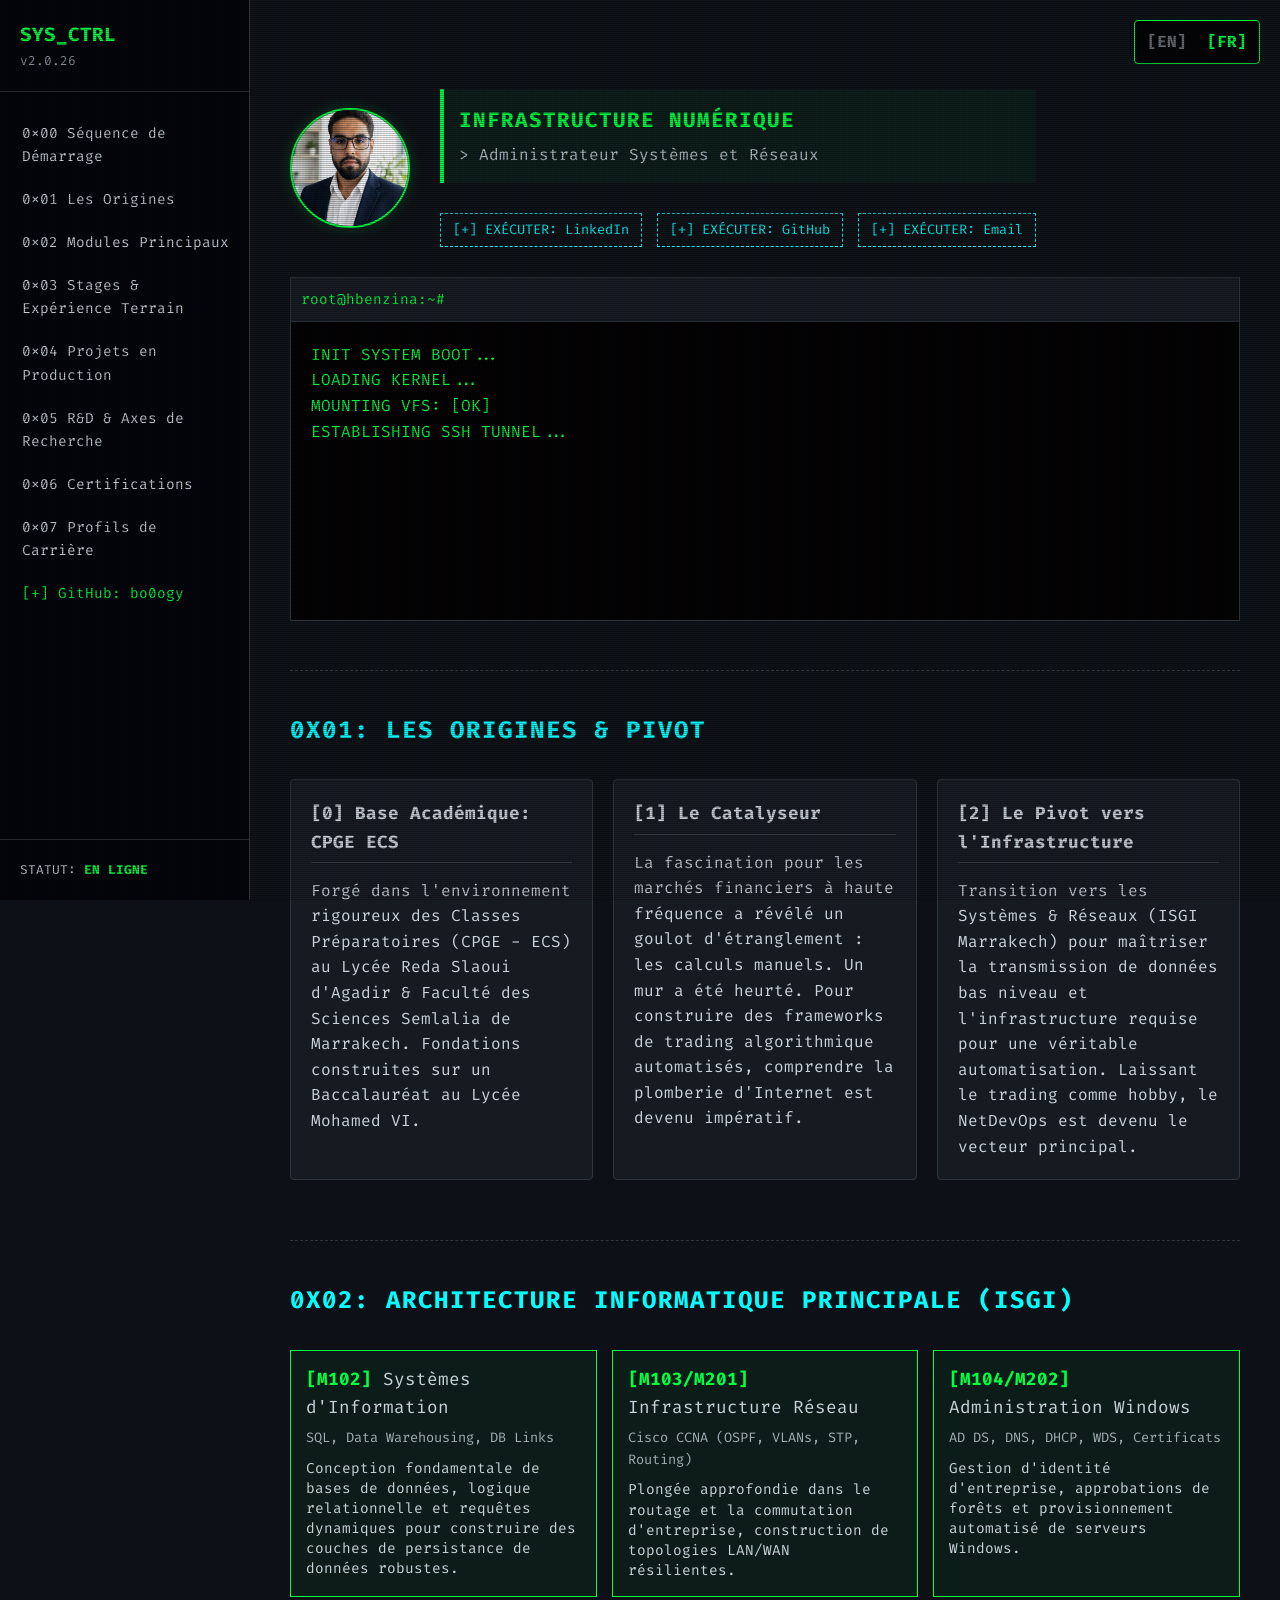
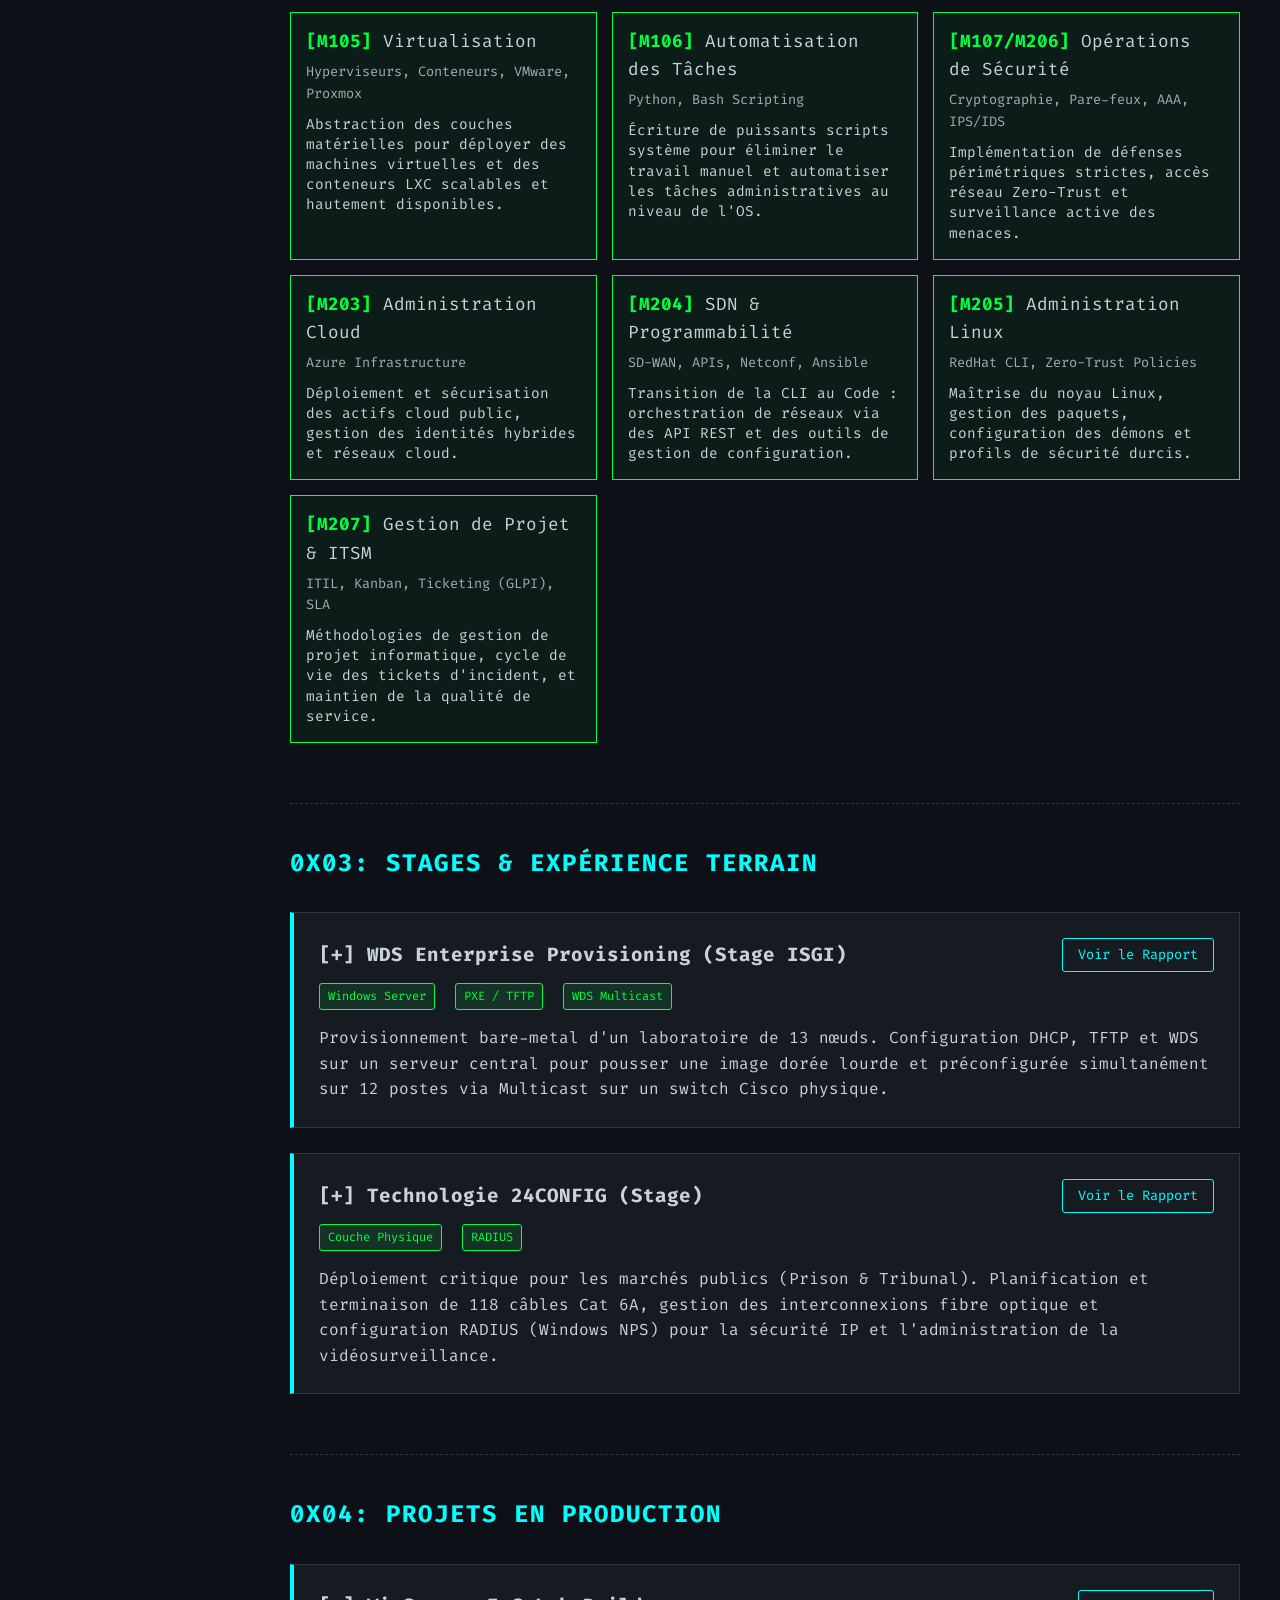
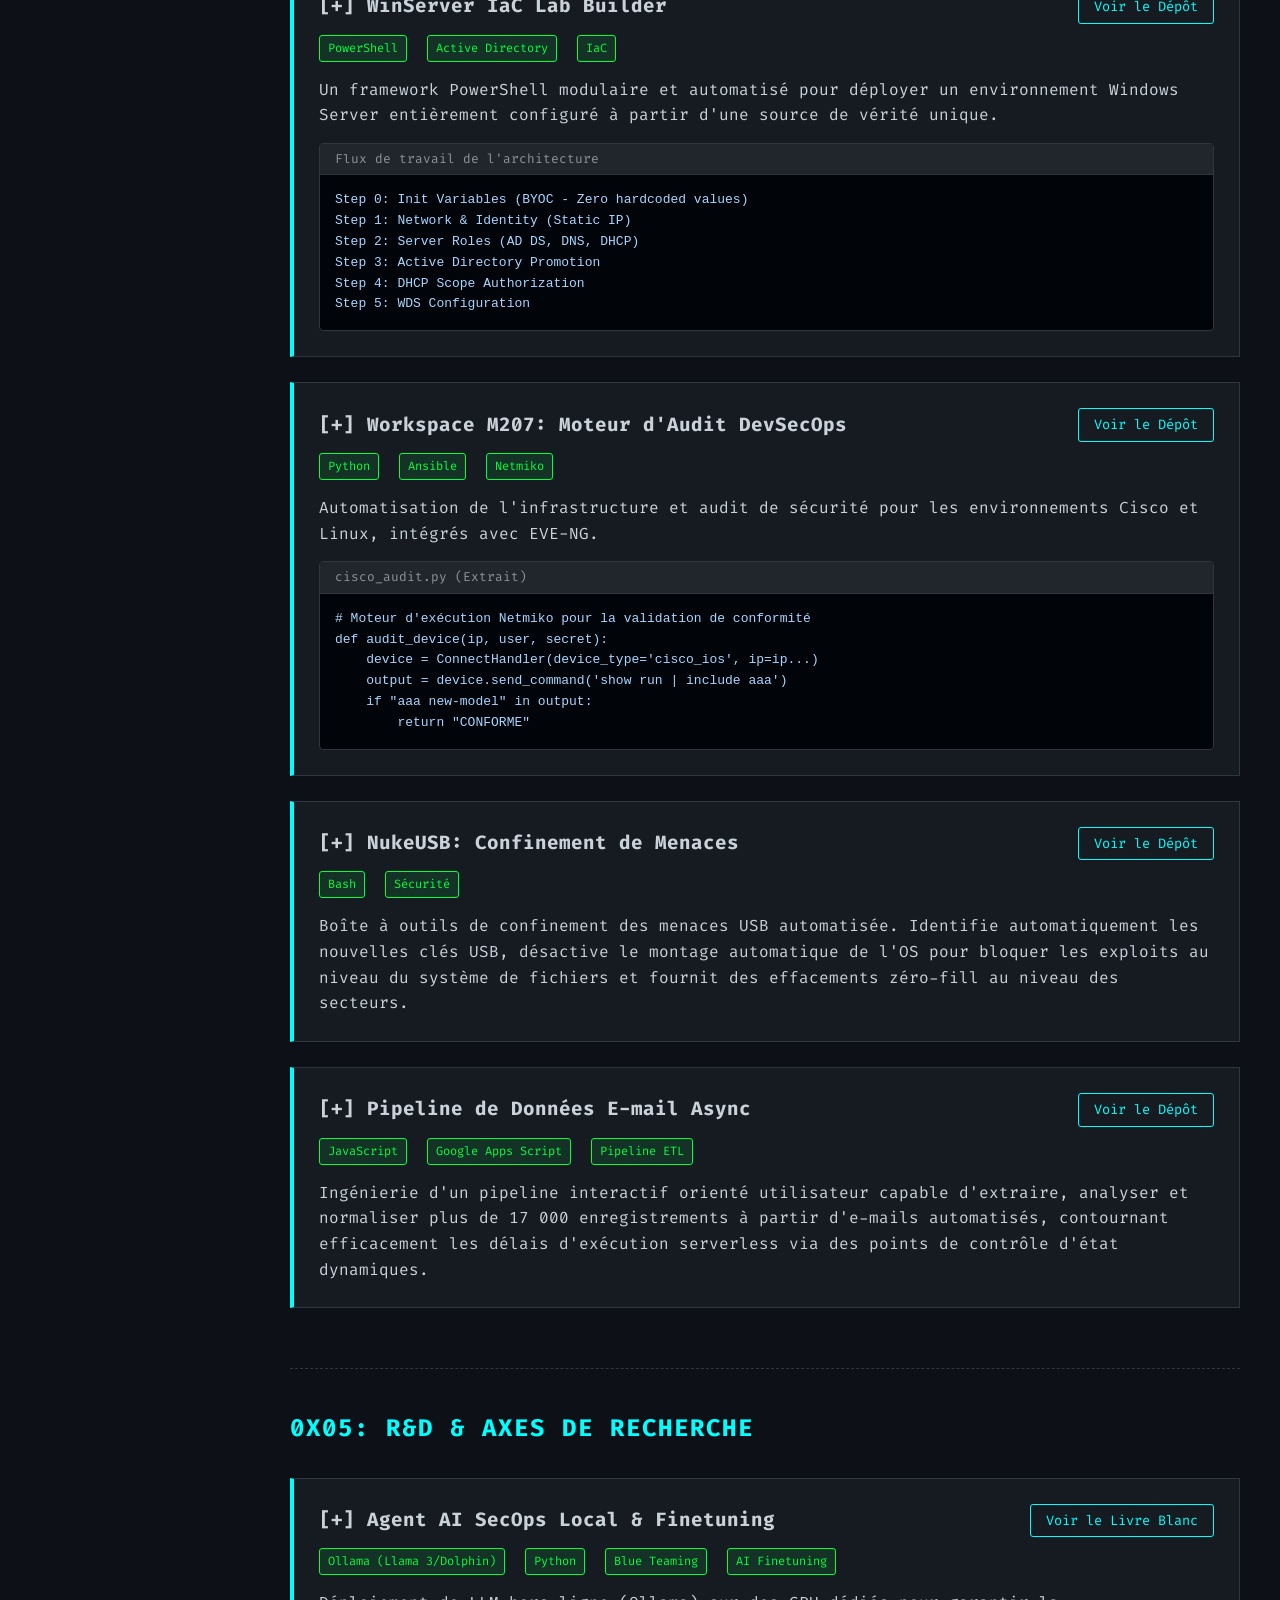
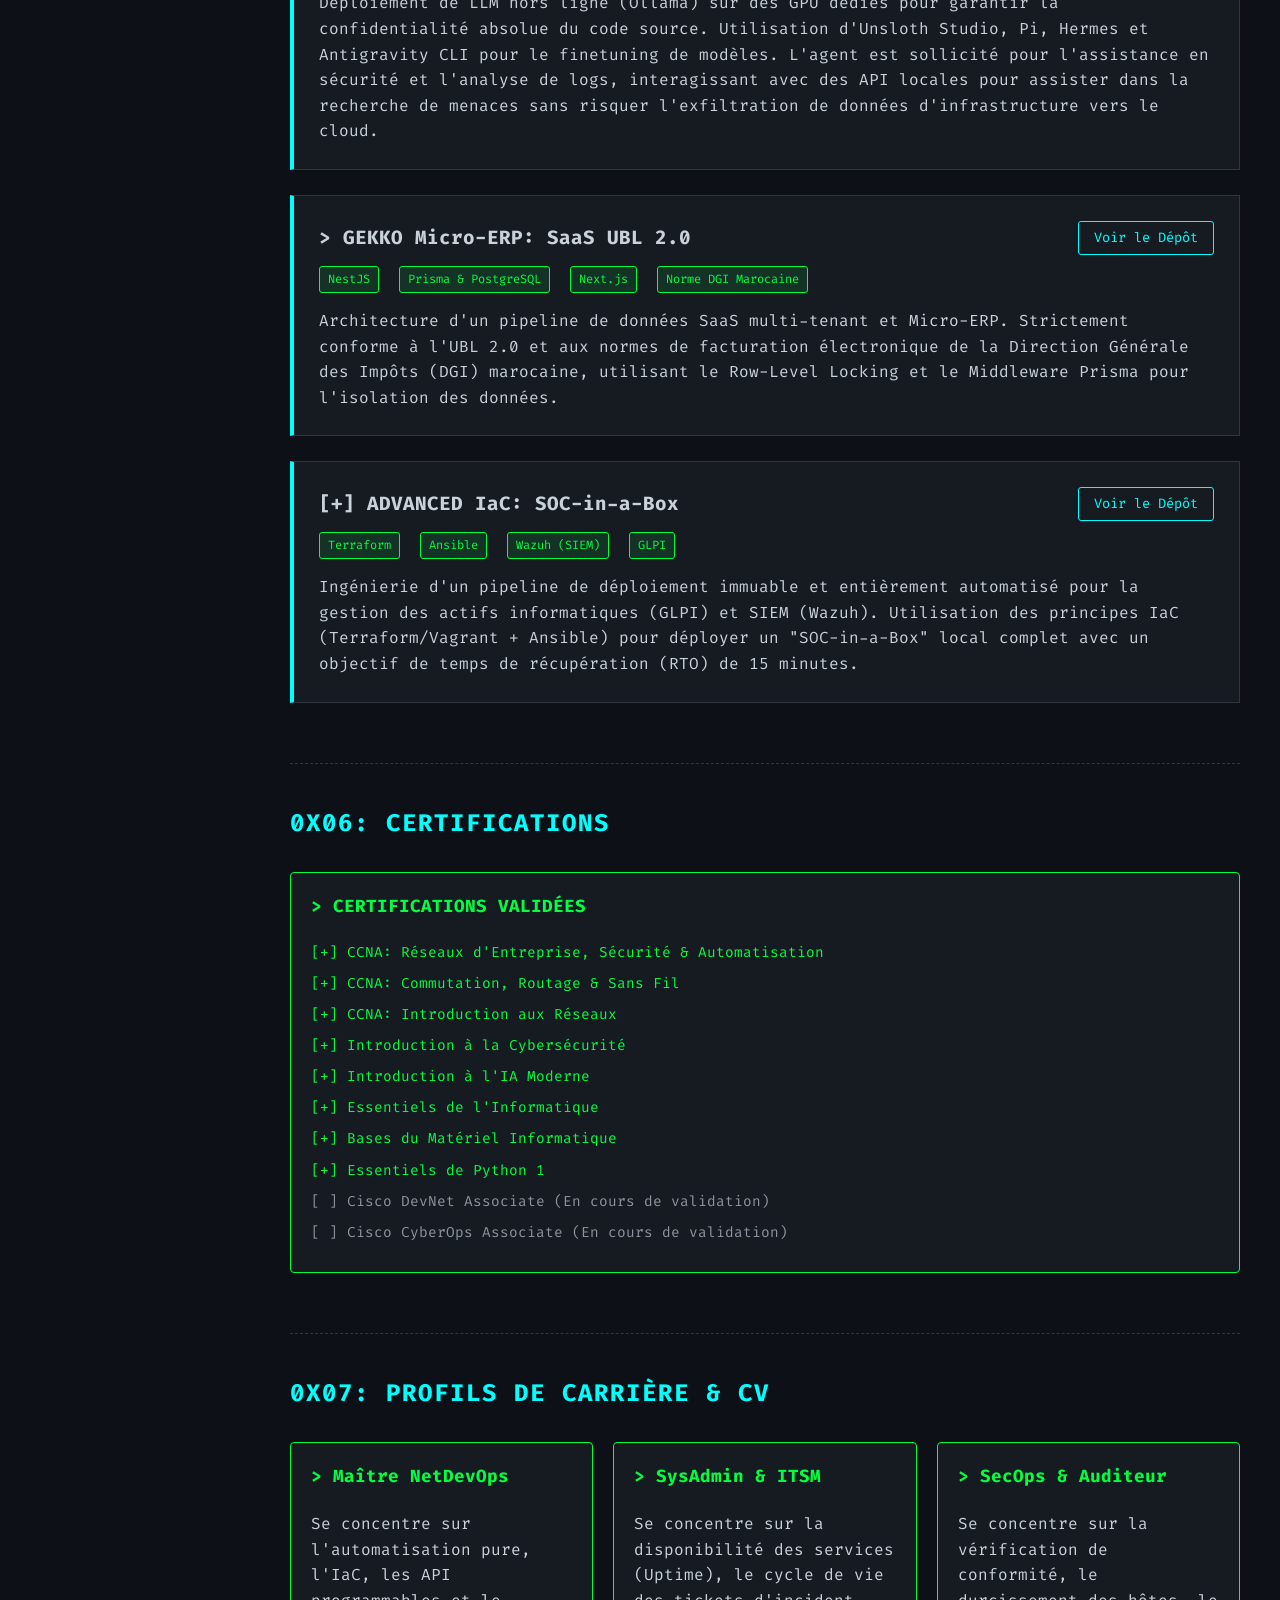
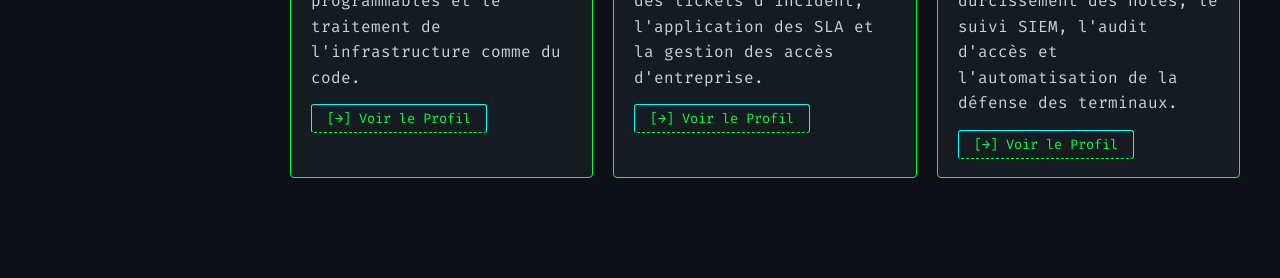
<file: port/index.html>
<!DOCTYPE html>
<html lang="fr">
<head>
    <meta charset="UTF-8">
    <meta name="viewport" content="width=device-width, initial-scale=1.0">
    <title>Hamza Benzina | NetDevOps & Ingénierie Système</title>
    <link rel="stylesheet" href="style.css">
    <link href="https://fonts.googleapis.com/css2?family=Fira+Code:wght@300;400;500;700&display=swap" rel="stylesheet">
</head>
<body>
    <div class="crt-overlay"></div>
    
    <div class="lang-toggle-fixed" style="position: fixed; top: 20px; right: 20px; z-index: 1000; font-weight: bold; background: rgba(0,0,0,0.8); padding: 8px 12px; border: 1px solid var(--matrix-green); border-radius: 4px;">
        <a href="index-en.html" style="color: var(--text-color); text-decoration: none; opacity: 0.5; margin-right: 10px;">[EN]</a>
        <span style="color: var(--matrix-green);">[FR]</span>
    </div>

    <nav id="sidebar">
        <div class="nav-header">
            <h2>SYS_CTRL</h2>
            <p>v2.0.26</p>
        </div>
        <ul class="nav-links">
            <li><a href="#boot">0x00 Séquence de Démarrage</a></li>
            <li><a href="#origin">0x01 Les Origines</a></li>
            <li><a href="#modules">0x02 Modules Principaux</a></li>
            <li><a href="#internships">0x03 Stages & Expérience Terrain</a></li>
            <li><a href="#projects">0x04 Projets en Production</a></li>
            <li><a href="#research">0x05 R&D & Axes de Recherche</a></li>
            <li><a href="#certifications">0x06 Certifications</a></li>
            <li><a href="#cv-profiles">0x07 Profils de Carrière</a></li>
            <li><a href="https://github.com/bo0ogy" target="_blank" style="color: var(--matrix-green);">[+] GitHub: bo0ogy</a></li>
        </ul>
        <div class="nav-footer">
            <p>STATUT: <span class="status-ok">EN LIGNE</span></p>
        </div>
    </nav>

    <main id="content">
        <!-- Hero / Boot Sequence -->
        <section id="boot" class="terminal-section active">
            <div class="profile-container">
                <img src="hamza.png" alt="Hamza Benzina" class="profile-img" onerror="this.src='[data-uri]'">
                <div class="profile-details">
                    <div class="job-title-banner" style="margin-bottom: 15px; padding: 15px; border-left: 4px solid var(--matrix-green); background-color: rgba(0, 255, 65, 0.05);">
                        <h2 style="color: var(--matrix-green); font-size: 1.3rem; margin-bottom: 5px; text-transform: uppercase; letter-spacing: 2px;">Infrastructure Numérique</h2>
                        <h3 style="color: var(--text-color); font-size: 1rem; font-weight: 400; opacity: 0.9;">> Administrateur Systèmes et Réseaux</h3>
                    </div>
                    <div class="quick-execute">
                        <a href="https://www.linkedin.com/in/hamza-benzina-7947b5356/" target="_blank" class="execute-btn">[+] EXÉCUTER: LinkedIn</a>
                        <a href="https://github.com/bo0ogy" target="_blank" class="execute-btn">[+] EXÉCUTER: GitHub</a>
                        <a href="mailto:hbenzina484@gmail.com" class="execute-btn">[+] EXÉCUTER: Email</a>
                    </div>
                </div>
            </div>
            <div class="terminal-header">
                <span>root@hbenzina:~#</span>
            </div>
            <div class="terminal-body" id="boot-text">
                <!-- Typed via JS -->
            </div>
        </section>

        <!-- Phase 1: The Origin -->
        <section id="origin" class="doc-section">
            <h1 class="section-title">0x01: Les Origines & Pivot</h1>
            <div class="grid-layout">
                <div class="card">
                    <h3>[0] Base Académique: CPGE ECS</h3>
                    <p>Forgé dans l'environnement rigoureux des Classes Préparatoires (CPGE - ECS) au Lycée Reda Slaoui d'Agadir & Faculté des Sciences Semlalia de Marrakech. Fondations construites sur un Baccalauréat au Lycée Mohamed VI.</p>
                </div>
                <div class="card">
                    <h3>[1] Le Catalyseur</h3>
                    <p>La fascination pour les marchés financiers à haute fréquence a révélé un goulot d'étranglement : les calculs manuels. Un mur a été heurté. Pour construire des frameworks de trading algorithmique automatisés, comprendre la plomberie d'Internet est devenu impératif.</p>
                </div>
                <div class="card">
                    <h3>[2] Le Pivot vers l'Infrastructure</h3>
                    <p>Transition vers les Systèmes & Réseaux (ISGI Marrakech) pour maîtriser la transmission de données bas niveau et l'infrastructure requise pour une véritable automatisation. Laissant le trading comme hobby, le NetDevOps est devenu le vecteur principal.</p>
                </div>
            </div>
        </section>

        <!-- Phase 2: Core Modules -->
        <section id="modules" class="doc-section">
            <h1 class="section-title">0x02: Architecture Informatique Principale (ISGI)</h1>
            <div class="module-grid" style="display: grid; grid-template-columns: repeat(auto-fit, minmax(300px, 1fr)); gap: 15px; margin-top: 20px;">
                <div class="module-card" style="border: 1px solid var(--matrix-green); padding: 15px; background: rgba(0, 255, 65, 0.05);">
                    <div style="font-size: 1.1em; margin-bottom: 5px;"><span style="color: var(--matrix-green); font-weight: bold;">[M102]</span> Systèmes d'Information</div>
                    <div style="font-size: 0.85em; opacity: 0.8; margin-bottom: 10px;">SQL, Data Warehousing, DB Links</div>
                    <p style="font-size: 0.9em; margin: 0; line-height: 1.4;">Conception fondamentale de bases de données, logique relationnelle et requêtes dynamiques pour construire des couches de persistance de données robustes.</p>
                </div>
                <div class="module-card" style="border: 1px solid var(--matrix-green); padding: 15px; background: rgba(0, 255, 65, 0.05);">
                    <div style="font-size: 1.1em; margin-bottom: 5px;"><span style="color: var(--matrix-green); font-weight: bold;">[M103/M201]</span> Infrastructure Réseau</div>
                    <div style="font-size: 0.85em; opacity: 0.8; margin-bottom: 10px;">Cisco CCNA (OSPF, VLANs, STP, Routing)</div>
                    <p style="font-size: 0.9em; margin: 0; line-height: 1.4;">Plongée approfondie dans le routage et la commutation d'entreprise, construction de topologies LAN/WAN résilientes.</p>
                </div>
                <div class="module-card" style="border: 1px solid var(--matrix-green); padding: 15px; background: rgba(0, 255, 65, 0.05);">
                    <div style="font-size: 1.1em; margin-bottom: 5px;"><span style="color: var(--matrix-green); font-weight: bold;">[M104/M202]</span> Administration Windows</div>
                    <div style="font-size: 0.85em; opacity: 0.8; margin-bottom: 10px;">AD DS, DNS, DHCP, WDS, Certificats</div>
                    <p style="font-size: 0.9em; margin: 0; line-height: 1.4;">Gestion d'identité d'entreprise, approbations de forêts et provisionnement automatisé de serveurs Windows.</p>
                </div>
                <div class="module-card" style="border: 1px solid var(--matrix-green); padding: 15px; background: rgba(0, 255, 65, 0.05);">
                    <div style="font-size: 1.1em; margin-bottom: 5px;"><span style="color: var(--matrix-green); font-weight: bold;">[M105]</span> Virtualisation</div>
                    <div style="font-size: 0.85em; opacity: 0.8; margin-bottom: 10px;">Hyperviseurs, Conteneurs, VMware, Proxmox</div>
                    <p style="font-size: 0.9em; margin: 0; line-height: 1.4;">Abstraction des couches matérielles pour déployer des machines virtuelles et des conteneurs LXC scalables et hautement disponibles.</p>
                </div>
                <div class="module-card" style="border: 1px solid var(--matrix-green); padding: 15px; background: rgba(0, 255, 65, 0.05);">
                    <div style="font-size: 1.1em; margin-bottom: 5px;"><span style="color: var(--matrix-green); font-weight: bold;">[M106]</span> Automatisation des Tâches</div>
                    <div style="font-size: 0.85em; opacity: 0.8; margin-bottom: 10px;">Python, Bash Scripting</div>
                    <p style="font-size: 0.9em; margin: 0; line-height: 1.4;">Écriture de puissants scripts système pour éliminer le travail manuel et automatiser les tâches administratives au niveau de l'OS.</p>
                </div>
                <div class="module-card" style="border: 1px solid var(--matrix-green); padding: 15px; background: rgba(0, 255, 65, 0.05);">
                    <div style="font-size: 1.1em; margin-bottom: 5px;"><span style="color: var(--matrix-green); font-weight: bold;">[M107/M206]</span> Opérations de Sécurité</div>
                    <div style="font-size: 0.85em; opacity: 0.8; margin-bottom: 10px;">Cryptographie, Pare-feux, AAA, IPS/IDS</div>
                    <p style="font-size: 0.9em; margin: 0; line-height: 1.4;">Implémentation de défenses périmétriques strictes, accès réseau Zero-Trust et surveillance active des menaces.</p>
                </div>
                <div class="module-card" style="border: 1px solid var(--matrix-green); padding: 15px; background: rgba(0, 255, 65, 0.05);">
                    <div style="font-size: 1.1em; margin-bottom: 5px;"><span style="color: var(--matrix-green); font-weight: bold;">[M203]</span> Administration Cloud</div>
                    <div style="font-size: 0.85em; opacity: 0.8; margin-bottom: 10px;">Azure Infrastructure</div>
                    <p style="font-size: 0.9em; margin: 0; line-height: 1.4;">Déploiement et sécurisation des actifs cloud public, gestion des identités hybrides et réseaux cloud.</p>
                </div>
                <div class="module-card" style="border: 1px solid var(--matrix-green); padding: 15px; background: rgba(0, 255, 65, 0.05);">
                    <div style="font-size: 1.1em; margin-bottom: 5px;"><span style="color: var(--matrix-green); font-weight: bold;">[M204]</span> SDN & Programmabilité</div>
                    <div style="font-size: 0.85em; opacity: 0.8; margin-bottom: 10px;">SD-WAN, APIs, Netconf, Ansible</div>
                    <p style="font-size: 0.9em; margin: 0; line-height: 1.4;">Transition de la CLI au Code : orchestration de réseaux via des API REST et des outils de gestion de configuration.</p>
                </div>
                <div class="module-card" style="border: 1px solid var(--matrix-green); padding: 15px; background: rgba(0, 255, 65, 0.05);">
                    <div style="font-size: 1.1em; margin-bottom: 5px;"><span style="color: var(--matrix-green); font-weight: bold;">[M205]</span> Administration Linux</div>
                    <div style="font-size: 0.85em; opacity: 0.8; margin-bottom: 10px;">RedHat CLI, Zero-Trust Policies</div>
                    <p style="font-size: 0.9em; margin: 0; line-height: 1.4;">Maîtrise du noyau Linux, gestion des paquets, configuration des démons et profils de sécurité durcis.</p>
                </div>
                <div class="module-card" style="border: 1px solid var(--matrix-green); padding: 15px; background: rgba(0, 255, 65, 0.05);">
                    <div style="font-size: 1.1em; margin-bottom: 5px;"><span style="color: var(--matrix-green); font-weight: bold;">[M207]</span> Gestion de Projet & ITSM</div>
                    <div style="font-size: 0.85em; opacity: 0.8; margin-bottom: 10px;">ITIL, Kanban, Ticketing (GLPI), SLA</div>
                    <p style="font-size: 0.9em; margin: 0; line-height: 1.4;">Méthodologies de gestion de projet informatique, cycle de vie des tickets d'incident, et maintien de la qualité de service.</p>
                </div>
            </div>
        </section>

        <!-- Phase 3: Internships -->
        <section id="internships" class="doc-section">
            <h1 class="section-title">0x03: Stages & Expérience Terrain</h1>
            
            <div class="project-case">
                <div class="project-header">
                    <h2>[+] WDS Enterprise Provisioning (Stage ISGI)</h2>
                    <a href="Rapport_Deploiement_ISGI.pdf" target="_blank" class="btn-link">Voir le Rapport</a>
                </div>
                <div class="tags">
                    <span class="tag">Windows Server</span>
                    <span class="tag">PXE / TFTP</span>
                    <span class="tag">WDS Multicast</span>
                </div>
                <p>Provisionnement bare-metal d'un laboratoire de 13 nœuds. Configuration DHCP, TFTP et WDS sur un serveur central pour pousser une image dorée lourde et préconfigurée simultanément sur 12 postes via Multicast sur un switch Cisco physique.</p>
            </div>

            <div class="project-case">
                <div class="project-header">
                    <h2>[+] Technologie 24CONFIG (Stage)</h2>
                    <a href="main.pdf" target="_blank" class="btn-link">Voir le Rapport</a>
                </div>
                <div class="tags">
                    <span class="tag">Couche Physique</span>
                    <span class="tag">RADIUS</span>
                </div>
                <p>Déploiement critique pour les marchés publics (Prison & Tribunal). Planification et terminaison de 118 câbles Cat 6A, gestion des interconnexions fibre optique et configuration RADIUS (Windows NPS) pour la sécurité IP et l'administration de la vidéosurveillance.</p>
            </div>
        </section>

        <!-- Phase 4: Projects -->
        <section id="projects" class="doc-section">
            <h1 class="section-title">0x04: Projets en Production</h1>

            <div class="project-case">
                <div class="project-header">
                    <h2>[+] WinServer IaC Lab Builder</h2>
                    <a href="https://github.com/bo0ogy/WinServer-IaC-Builder" target="_blank" class="btn-link">Voir le Dépôt</a>
                </div>
                <div class="tags">
                    <span class="tag">PowerShell</span>
                    <span class="tag">Active Directory</span>
                    <span class="tag">IaC</span>
                </div>
                <p>Un framework PowerShell modulaire et automatisé pour déployer un environnement Windows Server entièrement configuré à partir d'une source de vérité unique.</p>
                <div class="code-box">
                    <div class="code-header">Flux de travail de l'architecture</div>
                    <pre><code>Step 0: Init Variables (BYOC - Zero hardcoded values)
Step 1: Network & Identity (Static IP)
Step 2: Server Roles (AD DS, DNS, DHCP)
Step 3: Active Directory Promotion
Step 4: DHCP Scope Authorization
Step 5: WDS Configuration</code></pre>
                </div>
            </div>

            <div class="project-case">
                <div class="project-header">
                    <h2>[+] Workspace M207: Moteur d'Audit DevSecOps</h2>
                    <a href="https://github.com/bo0ogy/cisco-devsecops-lab" target="_blank" class="btn-link">Voir le Dépôt</a>
                </div>
                <div class="tags">
                    <span class="tag">Python</span>
                    <span class="tag">Ansible</span>
                    <span class="tag">Netmiko</span>
                </div>
                <p>Automatisation de l'infrastructure et audit de sécurité pour les environnements Cisco et Linux, intégrés avec EVE-NG.</p>
                <div class="code-box">
                    <div class="code-header">cisco_audit.py (Extrait)</div>
                    <pre><code># Moteur d'exécution Netmiko pour la validation de conformité
def audit_device(ip, user, secret):
    device = ConnectHandler(device_type='cisco_ios', ip=ip...)
    output = device.send_command('show run | include aaa')
    if "aaa new-model" in output:
        return "CONFORME"</code></pre>
                </div>
            </div>

            <div class="project-case">
                <div class="project-header">
                    <h2>[+] NukeUSB: Confinement de Menaces</h2>
                    <a href="https://github.com/bo0ogy/NukeUSB" target="_blank" class="btn-link">Voir le Dépôt</a>
                </div>
                <div class="tags">
                    <span class="tag">Bash</span>
                    <span class="tag">Sécurité</span>
                </div>
                <p>Boîte à outils de confinement des menaces USB automatisée. Identifie automatiquement les nouvelles clés USB, désactive le montage automatique de l'OS pour bloquer les exploits au niveau du système de fichiers et fournit des effacements zéro-fill au niveau des secteurs.</p>
            </div>

            <div class="project-case">
                <div class="project-header">
                    <h2>[+] Pipeline de Données E-mail Async</h2>
                    <a href="https://github.com/bo0ogy/gmail-spam-sweeper" target="_blank" class="btn-link">Voir le Dépôt</a>
                </div>
                <div class="tags">
                    <span class="tag">JavaScript</span>
                    <span class="tag">Google Apps Script</span>
                    <span class="tag">Pipeline ETL</span>
                </div>
                <p>Ingénierie d'un pipeline interactif orienté utilisateur capable d'extraire, analyser et normaliser plus de 17 000 enregistrements à partir d'e-mails automatisés, contournant efficacement les délais d'exécution serverless via des points de contrôle d'état dynamiques.</p>
            </div>
        </section>

        <!-- Phase 5: R&D and Research -->
        <section id="research" class="doc-section">
            <h1 class="section-title">0x05: R&D & Axes de Recherche</h1>
            
            <div class="project-case">
                <div class="project-header">
                    <h2>[+] Agent AI SecOps Local & Finetuning</h2>
                    <a href="whitepaper.pdf" target="_blank" class="btn-link">Voir le Livre Blanc</a>
                </div>
                <div class="tags">
                    <span class="tag">Ollama (Llama 3/Dolphin)</span>
                    <span class="tag">Python</span>
                    <span class="tag">Blue Teaming</span>
                    <span class="tag">AI Finetuning</span>
                </div>
                <p>Déploiement de LLM hors ligne (Ollama) sur des GPU dédiés pour garantir la confidentialité absolue du code source. Utilisation d'Unsloth Studio, Pi, Hermes et Antigravity CLI pour le finetuning de modèles. L'agent est sollicité pour l'assistance en sécurité et l'analyse de logs, interagissant avec des API locales pour assister dans la recherche de menaces sans risquer l'exfiltration de données d'infrastructure vers le cloud.</p>
            </div>

            <div class="project-case">
                <div class="project-header">
                    <h2>> GEKKO Micro-ERP: SaaS UBL 2.0</h2>
                    <a href="https://github.com/bo0ogy/GEKKO-MicroERP-SaaS" target="_blank" class="btn-link">Voir le Dépôt</a>
                </div>
                <div class="tags">
                    <span class="tag">NestJS</span>
                    <span class="tag">Prisma & PostgreSQL</span>
                    <span class="tag">Next.js</span>
                    <span class="tag">Norme DGI Marocaine</span>
                </div>
                <p>Architecture d'un pipeline de données SaaS multi-tenant et Micro-ERP. Strictement conforme à l'UBL 2.0 et aux normes de facturation électronique de la Direction Générale des Impôts (DGI) marocaine, utilisant le Row-Level Locking et le Middleware Prisma pour l'isolation des données.</p>
            </div>

            <div class="project-case">
                <div class="project-header">
                    <h2>[+] ADVANCED IaC: SOC-in-a-Box</h2>
                    <a href="https://github.com/bo0ogy/Advanced-IaC" target="_blank" class="btn-link">Voir le Dépôt</a>
                </div>
                <div class="tags">
                    <span class="tag">Terraform</span>
                    <span class="tag">Ansible</span>
                    <span class="tag">Wazuh (SIEM)</span>
                    <span class="tag">GLPI</span>
                </div>
                <p>Ingénierie d'un pipeline de déploiement immuable et entièrement automatisé pour la gestion des actifs informatiques (GLPI) et SIEM (Wazuh). Utilisation des principes IaC (Terraform/Vagrant + Ansible) pour déployer un "SOC-in-a-Box" local complet avec un objectif de temps de récupération (RTO) de 15 minutes.</p>
            </div>
        </section>

        <!-- Phase 6: Certifications -->
        <section id="certifications" class="doc-section">
            <h1 class="section-title">0x06: Certifications</h1>
            
            <div class="card terminal-card" style="border: 1px solid var(--matrix-green);">
                <h3 style="color: var(--matrix-green);">> CERTIFICATIONS VALIDÉES</h3>
                <ul class="bullet-list cert-list">
                    <li><a href="CCNA-_Enterprise_Networking-_Security-_and_Automation_certificate_2002032400398-ofppt-edu-ma_eb276bff-3235-4023-9a2b-0561afdd7955.pdf" target="_blank">[+] CCNA: Réseaux d'Entreprise, Sécurité & Automatisation</a></li>
                    <li><a href="CCNA-_Switching-_Routing-_and_Wireless_Essentials_certificate_2002032400398-ofppt-edu-ma_48e37a97-5d67-4808-b2b0-58e946951acf.pdf" target="_blank">[+] CCNA: Commutation, Routage & Sans Fil</a></li>
                    <li><a href="CCNA-_Introduction_to_Networks_certificate_2002032400398-ofppt-edu-ma_0d4bbedf-076a-4c01-a088-3284d6f7c06a.pdf" target="_blank">[+] CCNA: Introduction aux Réseaux</a></li>
                    <li><a href="Introduction_to_Cybersecurity_certificate_2002032400398-ofppt-edu-ma_b9107833-3ee2-4462-bfaa-f43ee36c338f.pdf" target="_blank">[+] Introduction à la Cybersécurité</a></li>
                    <li><a href="Introduction_to_Modern_AI_certificate_2002032400398-ofppt-edu-ma_6a6f9965-97c2-49ac-aa39-3bc3a0e65fbe.pdf" target="_blank">[+] Introduction à l'IA Moderne</a></li>
                    <li><a href="IT_Essentials_certificate_2002032400398-ofppt-edu-ma_10eb1a5c-c39d-4dcc-90b7-0094b731739b.pdf" target="_blank">[+] Essentiels de l'Informatique</a></li>
                    <li><a href="Computer_Hardware_Basics_certificate_2002032400398-ofppt-edu-ma_0f8b4204-a30e-47c4-aa20-25477028c5b7.pdf" target="_blank">[+] Bases du Matériel Informatique</a></li>
                    <li><a href="_certificate_2002032400398-ofppt-edu-ma_b0ca26af-c392-4a98-b8de-44ecf775b8b6.pdf" target="_blank">[+] Essentiels de Python 1</a></li>
                    <li><span class="pending-cert">[ ] Cisco DevNet Associate (En cours de validation)</span></li>
                    <li><span class="pending-cert">[ ] Cisco CyberOps Associate (En cours de validation)</span></li>
                </ul>
            </div>
        </section>

        <!-- Phase 7: CV Profiles -->
        <section id="cv-profiles" class="doc-section">
            <h1 class="section-title">0x07: Profils de Carrière & CV</h1>
            <div class="grid-layout">
                <div class="card terminal-card" style="border: 1px solid var(--matrix-green);">
                    <h3 style="color: var(--matrix-green);">> Maître NetDevOps</h3>
                    <p style="margin-bottom: 15px;">Se concentre sur l'automatisation pure, l'IaC, les API programmables et le traitement de l'infrastructure comme du code.</p>
                    <a href="../master_ssot/Hamza_Benzina_NetDevOps_Master.pdf" target="_blank" class="btn-link" style="color: var(--matrix-green); border-bottom: 1px dashed var(--matrix-green);">[→] Voir le Profil</a>
                </div>
                <div class="card terminal-card" style="border: 1px solid var(--matrix-green);">
                    <h3 style="color: var(--matrix-green);">> SysAdmin & ITSM</h3>
                    <p style="margin-bottom: 15px;">Se concentre sur la disponibilité des services (Uptime), le cycle de vie des tickets d'incident, l'application des SLA et la gestion des accès d'entreprise.</p>
                    <a href="../branch_itsm_camouflage/Hamza-Benzina-SYS-admin-ITSM.html" target="_blank" class="btn-link" style="color: var(--matrix-green); border-bottom: 1px dashed var(--matrix-green);">[→] Voir le Profil</a>
                </div>
                <div class="card terminal-card" style="border: 1px solid var(--matrix-green);">
                    <h3 style="color: var(--matrix-green);">> SecOps & Auditeur</h3>
                    <p style="margin-bottom: 15px;">Se concentre sur la vérification de conformité, le durcissement des hôtes, le suivi SIEM, l'audit d'accès et l'automatisation de la défense des terminaux.</p>
                    <a href="../branch_secops_auditor/cv.pdf" target="_blank" class="btn-link" style="color: var(--matrix-green); border-bottom: 1px dashed var(--matrix-green);">[→] Voir le Profil</a>
                </div>
            </div>
        </section>
    </main>

    <script src="script.js"></script>
</body>
</html>
</file>
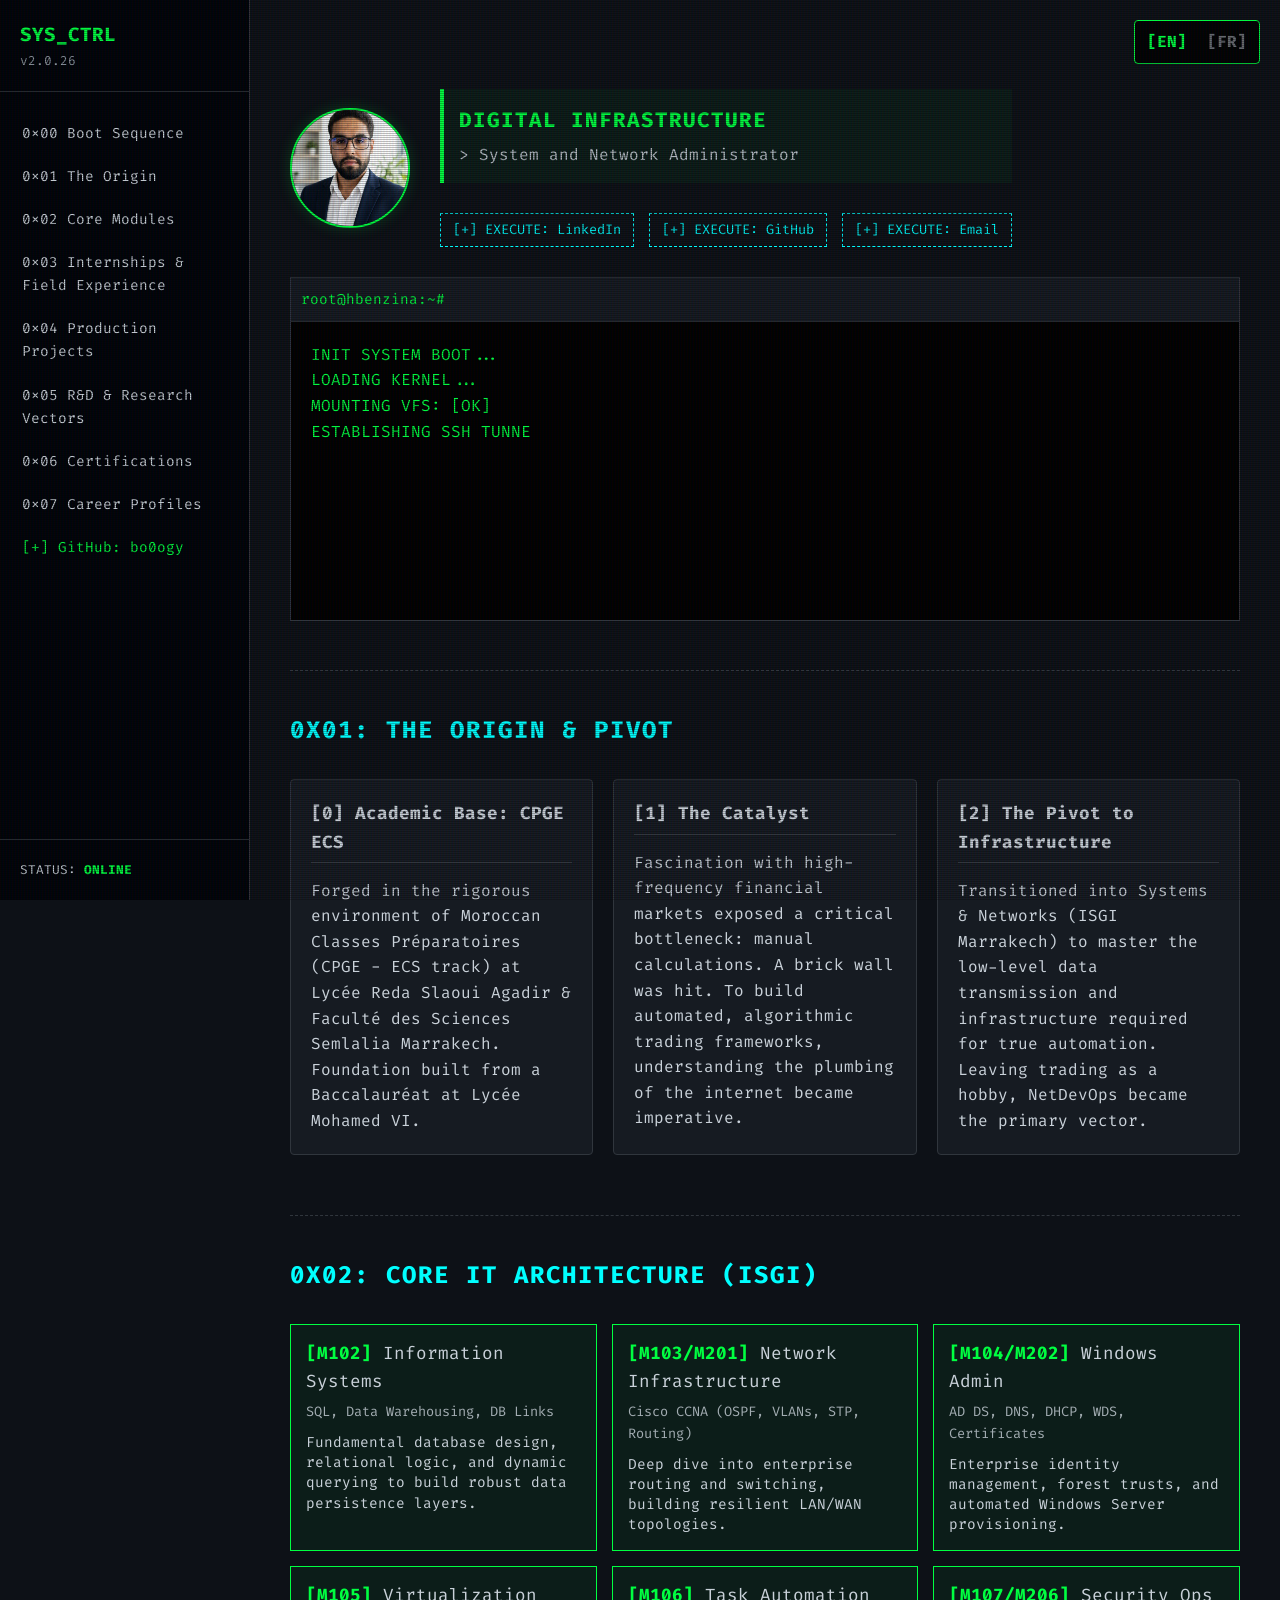
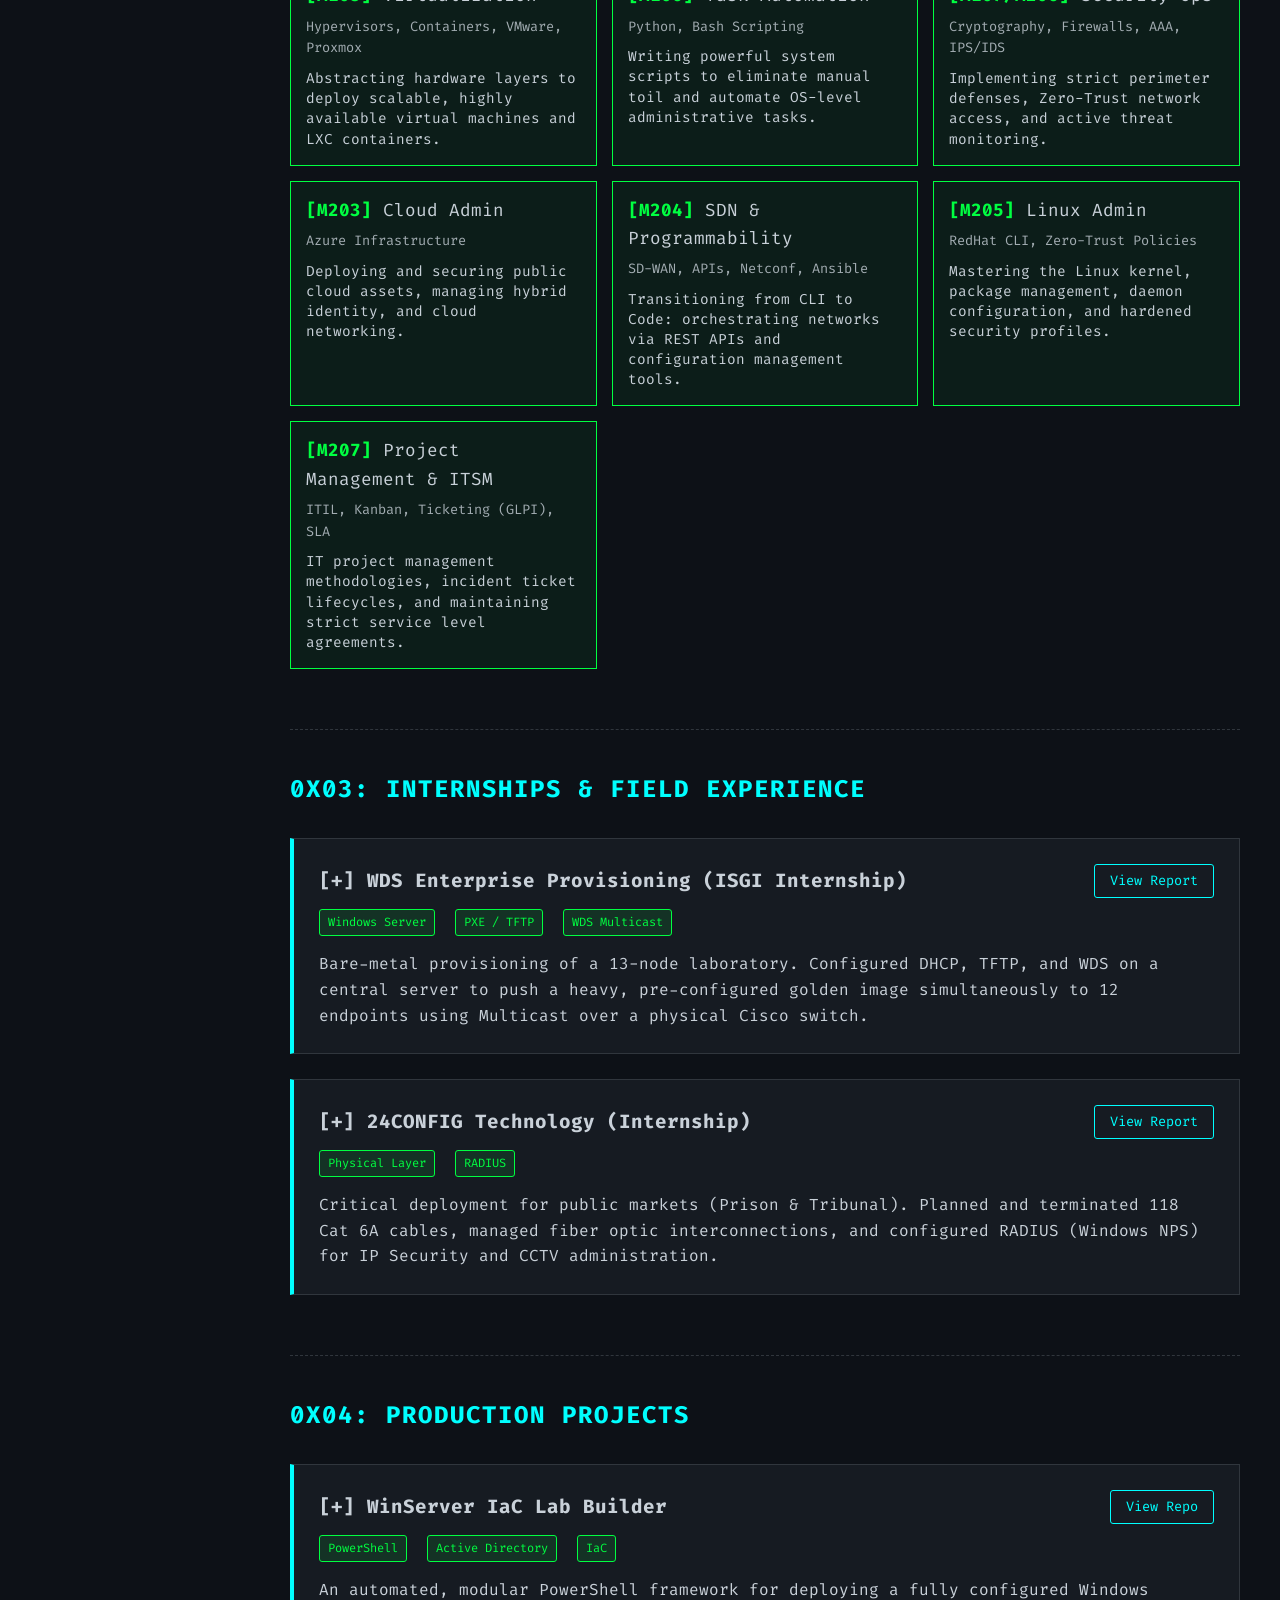
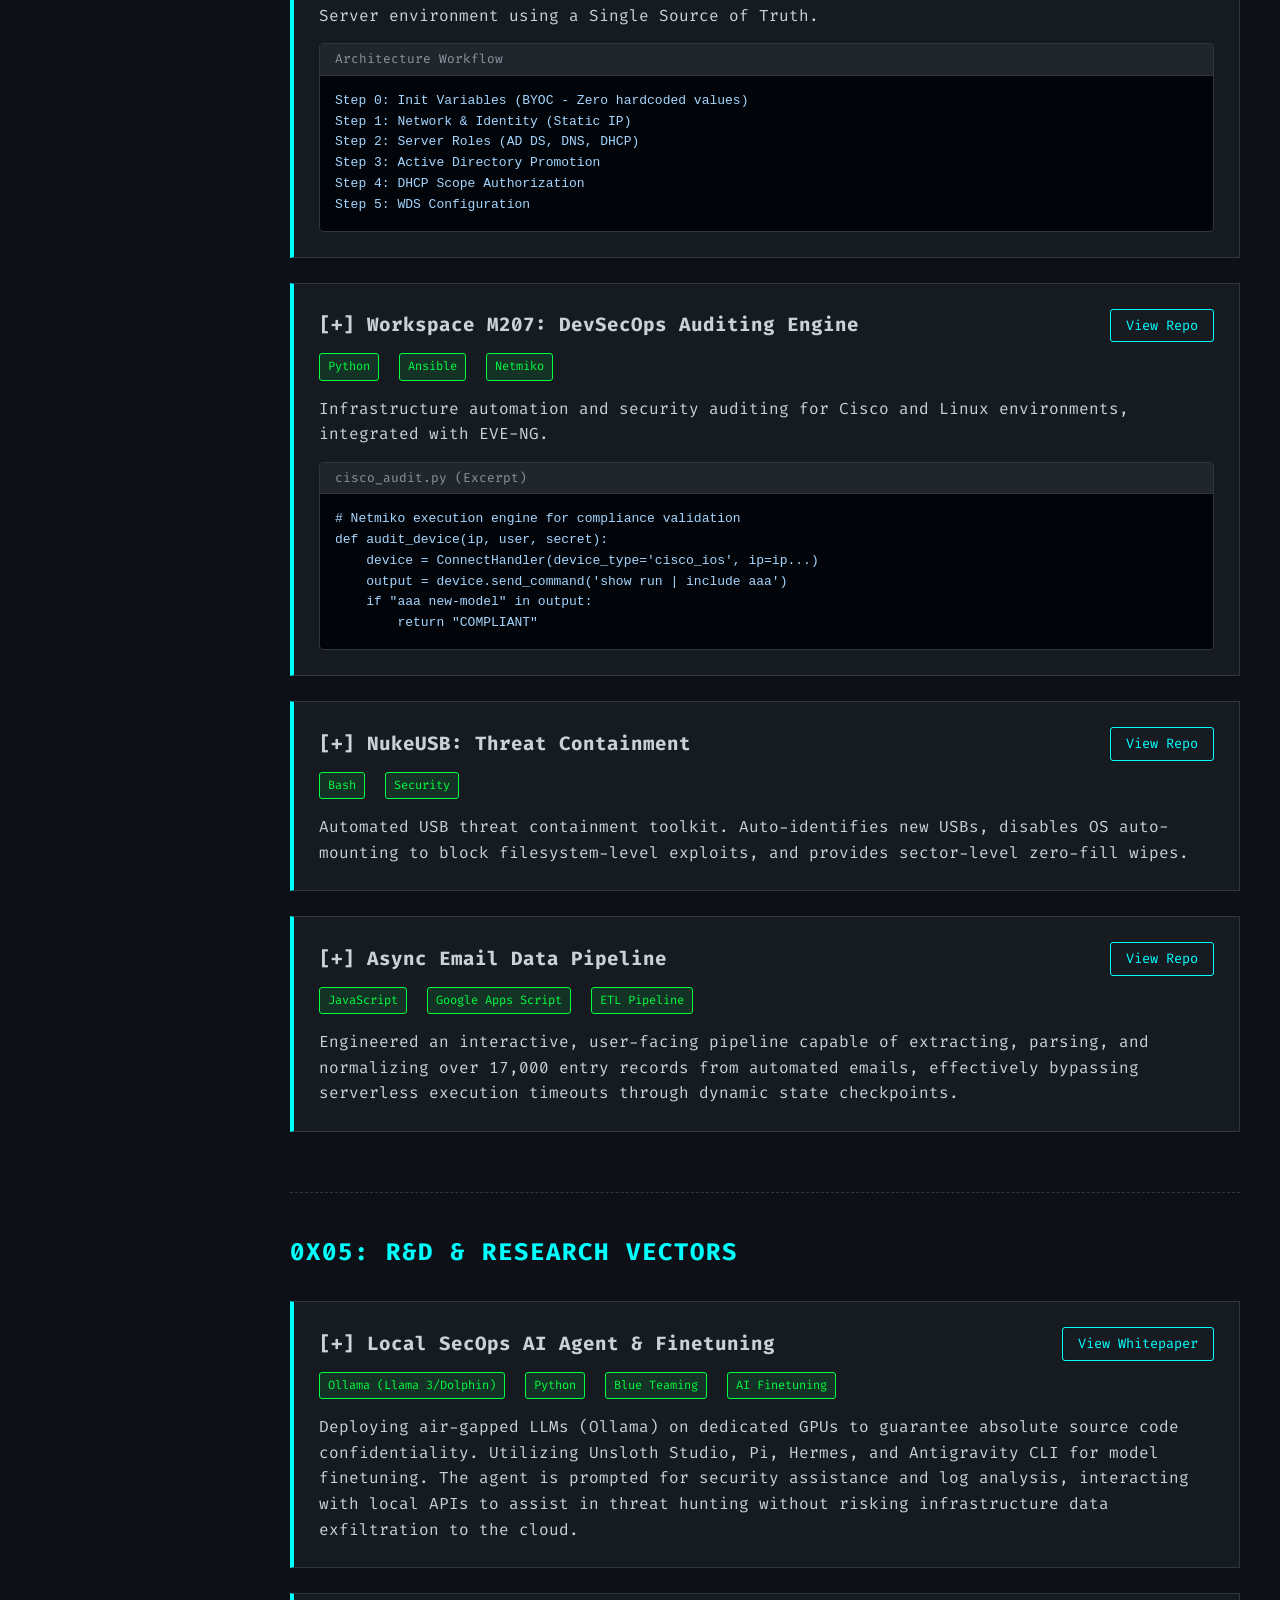
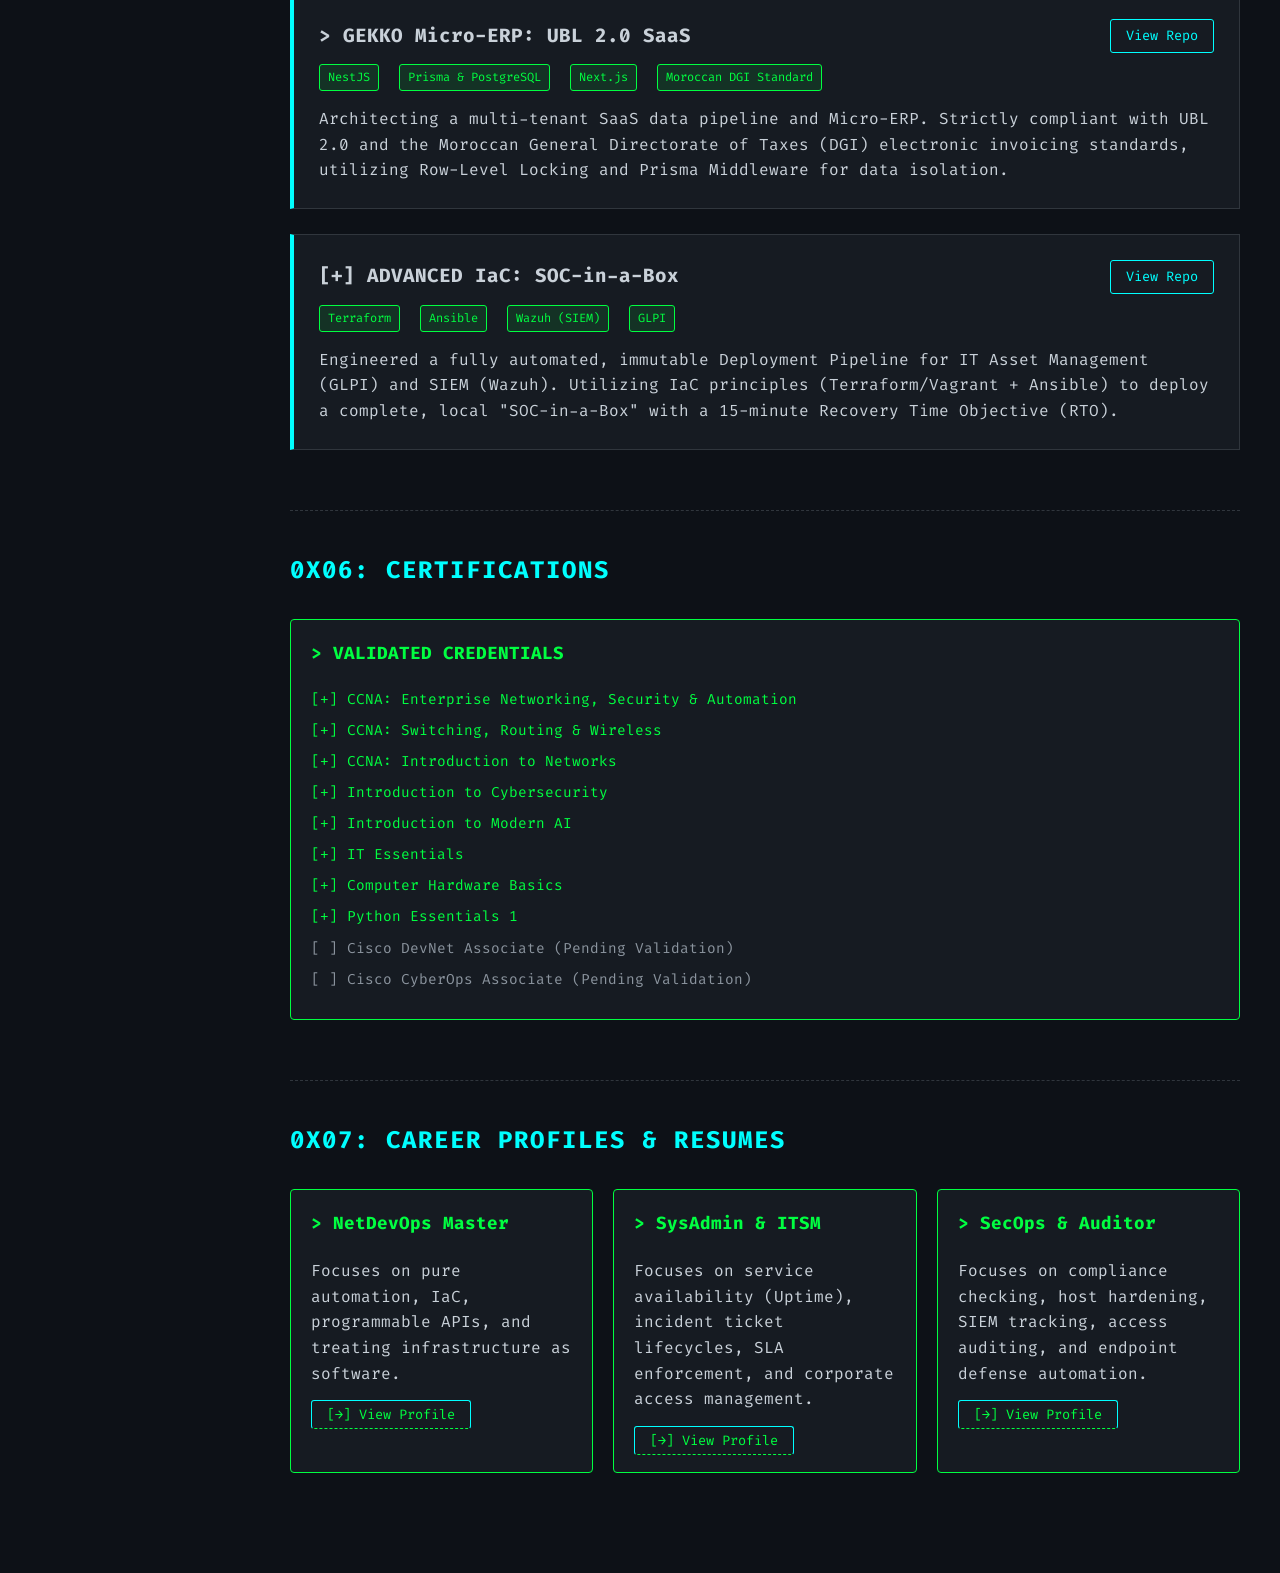
<file: port/index-en.html>
<!DOCTYPE html>
<html lang="en">
<head>
    <meta charset="UTF-8">
    <meta name="viewport" content="width=device-width, initial-scale=1.0">
    <title>Hamza Benzina | NetDevOps & Systems Engineering</title>
    <link rel="stylesheet" href="style.css">
    <link href="https://fonts.googleapis.com/css2?family=Fira+Code:wght@300;400;500;700&display=swap" rel="stylesheet">
</head>
<body>
    <div class="crt-overlay"></div>
    
    <div class="lang-toggle-fixed" style="position: fixed; top: 20px; right: 20px; z-index: 1000; font-weight: bold; background: rgba(0,0,0,0.8); padding: 8px 12px; border: 1px solid var(--matrix-green); border-radius: 4px;">
        <span style="color: var(--matrix-green); margin-right: 10px;">[EN]</span>
        <a href="index.html" style="color: var(--text-color); text-decoration: none; opacity: 0.5;">[FR]</a>
    </div>

    <nav id="sidebar">
        <div class="nav-header">
            <h2>SYS_CTRL</h2>
            <p>v2.0.26</p>
        </div>
        <ul class="nav-links">
            <li><a href="#boot">0x00 Boot Sequence</a></li>
            <li><a href="#origin">0x01 The Origin</a></li>
            <li><a href="#modules">0x02 Core Modules</a></li>
            <li><a href="#internships">0x03 Internships & Field Experience</a></li>
            <li><a href="#projects">0x04 Production Projects</a></li>
            <li><a href="#research">0x05 R&D & Research Vectors</a></li>
            <li><a href="#certifications">0x06 Certifications</a></li>
            <li><a href="#cv-profiles">0x07 Career Profiles</a></li>
            <li><a href="https://github.com/bo0ogy" target="_blank" style="color: var(--matrix-green);">[+] GitHub: bo0ogy</a></li>
        </ul>
        <div class="nav-footer">
            <p>STATUS: <span class="status-ok">ONLINE</span></p>
        </div>
    </nav>

    <main id="content">
        <!-- Hero / Boot Sequence -->
        <section id="boot" class="terminal-section active">
            <div class="profile-container">
                <img src="hamza.png" alt="Hamza Benzina" class="profile-img" onerror="this.src='[data-uri]'">
                <div class="profile-details">
                    <div class="job-title-banner" style="margin-bottom: 15px; padding: 15px; border-left: 4px solid var(--matrix-green); background-color: rgba(0, 255, 65, 0.05);">
                        <h2 style="color: var(--matrix-green); font-size: 1.3rem; margin-bottom: 5px; text-transform: uppercase; letter-spacing: 2px;">Digital Infrastructure</h2>
                        <h3 style="color: var(--text-color); font-size: 1rem; font-weight: 400; opacity: 0.9;">> System and Network Administrator</h3>
                    </div>
                    <div class="quick-execute">
                        <a href="https://www.linkedin.com/in/hamza-benzina-7947b5356/" target="_blank" class="execute-btn">[+] EXECUTE: LinkedIn</a>
                        <a href="https://github.com/bo0ogy" target="_blank" class="execute-btn">[+] EXECUTE: GitHub</a>
                        <a href="mailto:hbenzina484@gmail.com" class="execute-btn">[+] EXECUTE: Email</a>
                    </div>
                </div>
            </div>
            <div class="terminal-header">
                <span>root@hbenzina:~#</span>
            </div>
            <div class="terminal-body" id="boot-text">
                <!-- Typed via JS -->
            </div>
        </section>

        <!-- Phase 1: The Origin -->
        <section id="origin" class="doc-section">
            <h1 class="section-title">0x01: The Origin & Pivot</h1>
            <div class="grid-layout">
                <div class="card">
                    <h3>[0] Academic Base: CPGE ECS</h3>
                    <p>Forged in the rigorous environment of Moroccan Classes Préparatoires (CPGE - ECS track) at Lycée Reda Slaoui Agadir & Faculté des Sciences Semlalia Marrakech. Foundation built from a Baccalauréat at Lycée Mohamed VI.</p>
                </div>
                <div class="card">
                    <h3>[1] The Catalyst</h3>
                    <p>Fascination with high-frequency financial markets exposed a critical bottleneck: manual calculations. A brick wall was hit. To build automated, algorithmic trading frameworks, understanding the plumbing of the internet became imperative.</p>
                </div>
                <div class="card">
                    <h3>[2] The Pivot to Infrastructure</h3>
                    <p>Transitioned into Systems & Networks (ISGI Marrakech) to master the low-level data transmission and infrastructure required for true automation. Leaving trading as a hobby, NetDevOps became the primary vector.</p>
                </div>
            </div>
        </section>

        <!-- Phase 2: Core Modules -->
        <section id="modules" class="doc-section">
            <h1 class="section-title">0x02: Core IT Architecture (ISGI)</h1>
            <div class="module-grid" style="display: grid; grid-template-columns: repeat(auto-fit, minmax(300px, 1fr)); gap: 15px; margin-top: 20px;">
                <div class="module-card" style="border: 1px solid var(--matrix-green); padding: 15px; background: rgba(0, 255, 65, 0.05);">
                    <div style="font-size: 1.1em; margin-bottom: 5px;"><span style="color: var(--matrix-green); font-weight: bold;">[M102]</span> Information Systems</div>
                    <div style="font-size: 0.85em; opacity: 0.8; margin-bottom: 10px;">SQL, Data Warehousing, DB Links</div>
                    <p style="font-size: 0.9em; margin: 0; line-height: 1.4;">Fundamental database design, relational logic, and dynamic querying to build robust data persistence layers.</p>
                </div>
                <div class="module-card" style="border: 1px solid var(--matrix-green); padding: 15px; background: rgba(0, 255, 65, 0.05);">
                    <div style="font-size: 1.1em; margin-bottom: 5px;"><span style="color: var(--matrix-green); font-weight: bold;">[M103/M201]</span> Network Infrastructure</div>
                    <div style="font-size: 0.85em; opacity: 0.8; margin-bottom: 10px;">Cisco CCNA (OSPF, VLANs, STP, Routing)</div>
                    <p style="font-size: 0.9em; margin: 0; line-height: 1.4;">Deep dive into enterprise routing and switching, building resilient LAN/WAN topologies.</p>
                </div>
                <div class="module-card" style="border: 1px solid var(--matrix-green); padding: 15px; background: rgba(0, 255, 65, 0.05);">
                    <div style="font-size: 1.1em; margin-bottom: 5px;"><span style="color: var(--matrix-green); font-weight: bold;">[M104/M202]</span> Windows Admin</div>
                    <div style="font-size: 0.85em; opacity: 0.8; margin-bottom: 10px;">AD DS, DNS, DHCP, WDS, Certificates</div>
                    <p style="font-size: 0.9em; margin: 0; line-height: 1.4;">Enterprise identity management, forest trusts, and automated Windows Server provisioning.</p>
                </div>
                <div class="module-card" style="border: 1px solid var(--matrix-green); padding: 15px; background: rgba(0, 255, 65, 0.05);">
                    <div style="font-size: 1.1em; margin-bottom: 5px;"><span style="color: var(--matrix-green); font-weight: bold;">[M105]</span> Virtualization</div>
                    <div style="font-size: 0.85em; opacity: 0.8; margin-bottom: 10px;">Hypervisors, Containers, VMware, Proxmox</div>
                    <p style="font-size: 0.9em; margin: 0; line-height: 1.4;">Abstracting hardware layers to deploy scalable, highly available virtual machines and LXC containers.</p>
                </div>
                <div class="module-card" style="border: 1px solid var(--matrix-green); padding: 15px; background: rgba(0, 255, 65, 0.05);">
                    <div style="font-size: 1.1em; margin-bottom: 5px;"><span style="color: var(--matrix-green); font-weight: bold;">[M106]</span> Task Automation</div>
                    <div style="font-size: 0.85em; opacity: 0.8; margin-bottom: 10px;">Python, Bash Scripting</div>
                    <p style="font-size: 0.9em; margin: 0; line-height: 1.4;">Writing powerful system scripts to eliminate manual toil and automate OS-level administrative tasks.</p>
                </div>
                <div class="module-card" style="border: 1px solid var(--matrix-green); padding: 15px; background: rgba(0, 255, 65, 0.05);">
                    <div style="font-size: 1.1em; margin-bottom: 5px;"><span style="color: var(--matrix-green); font-weight: bold;">[M107/M206]</span> Security Ops</div>
                    <div style="font-size: 0.85em; opacity: 0.8; margin-bottom: 10px;">Cryptography, Firewalls, AAA, IPS/IDS</div>
                    <p style="font-size: 0.9em; margin: 0; line-height: 1.4;">Implementing strict perimeter defenses, Zero-Trust network access, and active threat monitoring.</p>
                </div>
                <div class="module-card" style="border: 1px solid var(--matrix-green); padding: 15px; background: rgba(0, 255, 65, 0.05);">
                    <div style="font-size: 1.1em; margin-bottom: 5px;"><span style="color: var(--matrix-green); font-weight: bold;">[M203]</span> Cloud Admin</div>
                    <div style="font-size: 0.85em; opacity: 0.8; margin-bottom: 10px;">Azure Infrastructure</div>
                    <p style="font-size: 0.9em; margin: 0; line-height: 1.4;">Deploying and securing public cloud assets, managing hybrid identity, and cloud networking.</p>
                </div>
                <div class="module-card" style="border: 1px solid var(--matrix-green); padding: 15px; background: rgba(0, 255, 65, 0.05);">
                    <div style="font-size: 1.1em; margin-bottom: 5px;"><span style="color: var(--matrix-green); font-weight: bold;">[M204]</span> SDN & Programmability</div>
                    <div style="font-size: 0.85em; opacity: 0.8; margin-bottom: 10px;">SD-WAN, APIs, Netconf, Ansible</div>
                    <p style="font-size: 0.9em; margin: 0; line-height: 1.4;">Transitioning from CLI to Code: orchestrating networks via REST APIs and configuration management tools.</p>
                </div>
                <div class="module-card" style="border: 1px solid var(--matrix-green); padding: 15px; background: rgba(0, 255, 65, 0.05);">
                    <div style="font-size: 1.1em; margin-bottom: 5px;"><span style="color: var(--matrix-green); font-weight: bold;">[M205]</span> Linux Admin</div>
                    <div style="font-size: 0.85em; opacity: 0.8; margin-bottom: 10px;">RedHat CLI, Zero-Trust Policies</div>
                    <p style="font-size: 0.9em; margin: 0; line-height: 1.4;">Mastering the Linux kernel, package management, daemon configuration, and hardened security profiles.</p>
                </div>
                <div class="module-card" style="border: 1px solid var(--matrix-green); padding: 15px; background: rgba(0, 255, 65, 0.05);">
                    <div style="font-size: 1.1em; margin-bottom: 5px;"><span style="color: var(--matrix-green); font-weight: bold;">[M207]</span> Project Management & ITSM</div>
                    <div style="font-size: 0.85em; opacity: 0.8; margin-bottom: 10px;">ITIL, Kanban, Ticketing (GLPI), SLA</div>
                    <p style="font-size: 0.9em; margin: 0; line-height: 1.4;">IT project management methodologies, incident ticket lifecycles, and maintaining strict service level agreements.</p>
                </div>
            </div>
        </section>

        <!-- Phase 3: Internships -->
        <section id="internships" class="doc-section">
            <h1 class="section-title">0x03: Internships & Field Experience</h1>
            
            <div class="project-case">
                <div class="project-header">
                    <h2>[+] WDS Enterprise Provisioning (ISGI Internship)</h2>
                    <a href="Rapport_Deploiement_ISGI.pdf" target="_blank" class="btn-link">View Report</a>
                </div>
                <div class="tags">
                    <span class="tag">Windows Server</span>
                    <span class="tag">PXE / TFTP</span>
                    <span class="tag">WDS Multicast</span>
                </div>
                <p>Bare-metal provisioning of a 13-node laboratory. Configured DHCP, TFTP, and WDS on a central server to push a heavy, pre-configured golden image simultaneously to 12 endpoints using Multicast over a physical Cisco switch.</p>
            </div>

            <div class="project-case">
                <div class="project-header">
                    <h2>[+] 24CONFIG Technology (Internship)</h2>
                    <a href="main.pdf" target="_blank" class="btn-link">View Report</a>
                </div>
                <div class="tags">
                    <span class="tag">Physical Layer</span>
                    <span class="tag">RADIUS</span>
                </div>
                <p>Critical deployment for public markets (Prison & Tribunal). Planned and terminated 118 Cat 6A cables, managed fiber optic interconnections, and configured RADIUS (Windows NPS) for IP Security and CCTV administration.</p>
            </div>
        </section>

        <!-- Phase 4: Projects -->
        <section id="projects" class="doc-section">
            <h1 class="section-title">0x04: Production Projects</h1>

            <div class="project-case">
                <div class="project-header">
                    <h2>[+] WinServer IaC Lab Builder</h2>
                    <a href="https://github.com/bo0ogy/WinServer-IaC-Builder" target="_blank" class="btn-link">View Repo</a>
                </div>
                <div class="tags">
                    <span class="tag">PowerShell</span>
                    <span class="tag">Active Directory</span>
                    <span class="tag">IaC</span>
                </div>
                <p>An automated, modular PowerShell framework for deploying a fully configured Windows Server environment using a Single Source of Truth.</p>
                <div class="code-box">
                    <div class="code-header">Architecture Workflow</div>
                    <pre><code>Step 0: Init Variables (BYOC - Zero hardcoded values)
Step 1: Network & Identity (Static IP)
Step 2: Server Roles (AD DS, DNS, DHCP)
Step 3: Active Directory Promotion
Step 4: DHCP Scope Authorization
Step 5: WDS Configuration</code></pre>
                </div>
            </div>

            <div class="project-case">
                <div class="project-header">
                    <h2>[+] Workspace M207: DevSecOps Auditing Engine</h2>
                    <a href="https://github.com/bo0ogy/cisco-devsecops-lab" target="_blank" class="btn-link">View Repo</a>
                </div>
                <div class="tags">
                    <span class="tag">Python</span>
                    <span class="tag">Ansible</span>
                    <span class="tag">Netmiko</span>
                </div>
                <p>Infrastructure automation and security auditing for Cisco and Linux environments, integrated with EVE-NG.</p>
                <div class="code-box">
                    <div class="code-header">cisco_audit.py (Excerpt)</div>
                    <pre><code># Netmiko execution engine for compliance validation
def audit_device(ip, user, secret):
    device = ConnectHandler(device_type='cisco_ios', ip=ip...)
    output = device.send_command('show run | include aaa')
    if "aaa new-model" in output:
        return "COMPLIANT"</code></pre>
                </div>
            </div>

            <div class="project-case">
                <div class="project-header">
                    <h2>[+] NukeUSB: Threat Containment</h2>
                    <a href="https://github.com/bo0ogy/NukeUSB" target="_blank" class="btn-link">View Repo</a>
                </div>
                <div class="tags">
                    <span class="tag">Bash</span>
                    <span class="tag">Security</span>
                </div>
                <p>Automated USB threat containment toolkit. Auto-identifies new USBs, disables OS auto-mounting to block filesystem-level exploits, and provides sector-level zero-fill wipes.</p>
            </div>

            <div class="project-case">
                <div class="project-header">
                    <h2>[+] Async Email Data Pipeline</h2>
                    <a href="https://github.com/bo0ogy/gmail-spam-sweeper" target="_blank" class="btn-link">View Repo</a>
                </div>
                <div class="tags">
                    <span class="tag">JavaScript</span>
                    <span class="tag">Google Apps Script</span>
                    <span class="tag">ETL Pipeline</span>
                </div>
                <p>Engineered an interactive, user-facing pipeline capable of extracting, parsing, and normalizing over 17,000 entry records from automated emails, effectively bypassing serverless execution timeouts through dynamic state checkpoints.</p>
            </div>
        </section>

        <!-- Phase 5: R&D and Research -->
        <section id="research" class="doc-section">
            <h1 class="section-title">0x05: R&D & Research Vectors</h1>
            
            <div class="project-case">
                <div class="project-header">
                    <h2>[+] Local SecOps AI Agent & Finetuning</h2>
                    <a href="whitepaper.pdf" target="_blank" class="btn-link">View Whitepaper</a>
                </div>
                <div class="tags">
                    <span class="tag">Ollama (Llama 3/Dolphin)</span>
                    <span class="tag">Python</span>
                    <span class="tag">Blue Teaming</span>
                    <span class="tag">AI Finetuning</span>
                </div>
                <p>Deploying air-gapped LLMs (Ollama) on dedicated GPUs to guarantee absolute source code confidentiality. Utilizing Unsloth Studio, Pi, Hermes, and Antigravity CLI for model finetuning. The agent is prompted for security assistance and log analysis, interacting with local APIs to assist in threat hunting without risking infrastructure data exfiltration to the cloud.</p>
            </div>

            <div class="project-case">
                <div class="project-header">
                    <h2>> GEKKO Micro-ERP: UBL 2.0 SaaS</h2>
                    <a href="https://github.com/bo0ogy/GEKKO-MicroERP-SaaS" target="_blank" class="btn-link">View Repo</a>
                </div>
                <div class="tags">
                    <span class="tag">NestJS</span>
                    <span class="tag">Prisma & PostgreSQL</span>
                    <span class="tag">Next.js</span>
                    <span class="tag">Moroccan DGI Standard</span>
                </div>
                <p>Architecting a multi-tenant SaaS data pipeline and Micro-ERP. Strictly compliant with UBL 2.0 and the Moroccan General Directorate of Taxes (DGI) electronic invoicing standards, utilizing Row-Level Locking and Prisma Middleware for data isolation.</p>
            </div>

            <div class="project-case">
                <div class="project-header">
                    <h2>[+] ADVANCED IaC: SOC-in-a-Box</h2>
                    <a href="https://github.com/bo0ogy/Advanced-IaC" target="_blank" class="btn-link">View Repo</a>
                </div>
                <div class="tags">
                    <span class="tag">Terraform</span>
                    <span class="tag">Ansible</span>
                    <span class="tag">Wazuh (SIEM)</span>
                    <span class="tag">GLPI</span>
                </div>
                <p>Engineered a fully automated, immutable Deployment Pipeline for IT Asset Management (GLPI) and SIEM (Wazuh). Utilizing IaC principles (Terraform/Vagrant + Ansible) to deploy a complete, local "SOC-in-a-Box" with a 15-minute Recovery Time Objective (RTO).</p>
            </div>
        </section>

        <!-- Phase 6: Certifications -->
        <section id="certifications" class="doc-section">
            <h1 class="section-title">0x06: Certifications</h1>
            
            <div class="card terminal-card" style="border: 1px solid var(--matrix-green);">
                <h3 style="color: var(--matrix-green);">> VALIDATED CREDENTIALS</h3>
                <ul class="bullet-list cert-list">
                    <li><a href="CCNA-_Enterprise_Networking-_Security-_and_Automation_certificate_2002032400398-ofppt-edu-ma_eb276bff-3235-4023-9a2b-0561afdd7955.pdf" target="_blank">[+] CCNA: Enterprise Networking, Security & Automation</a></li>
                    <li><a href="CCNA-_Switching-_Routing-_and_Wireless_Essentials_certificate_2002032400398-ofppt-edu-ma_48e37a97-5d67-4808-b2b0-58e946951acf.pdf" target="_blank">[+] CCNA: Switching, Routing & Wireless</a></li>
                    <li><a href="CCNA-_Introduction_to_Networks_certificate_2002032400398-ofppt-edu-ma_0d4bbedf-076a-4c01-a088-3284d6f7c06a.pdf" target="_blank">[+] CCNA: Introduction to Networks</a></li>
                    <li><a href="Introduction_to_Cybersecurity_certificate_2002032400398-ofppt-edu-ma_b9107833-3ee2-4462-bfaa-f43ee36c338f.pdf" target="_blank">[+] Introduction to Cybersecurity</a></li>
                    <li><a href="Introduction_to_Modern_AI_certificate_2002032400398-ofppt-edu-ma_6a6f9965-97c2-49ac-aa39-3bc3a0e65fbe.pdf" target="_blank">[+] Introduction to Modern AI</a></li>
                    <li><a href="IT_Essentials_certificate_2002032400398-ofppt-edu-ma_10eb1a5c-c39d-4dcc-90b7-0094b731739b.pdf" target="_blank">[+] IT Essentials</a></li>
                    <li><a href="Computer_Hardware_Basics_certificate_2002032400398-ofppt-edu-ma_0f8b4204-a30e-47c4-aa20-25477028c5b7.pdf" target="_blank">[+] Computer Hardware Basics</a></li>
                    <li><a href="_certificate_2002032400398-ofppt-edu-ma_b0ca26af-c392-4a98-b8de-44ecf775b8b6.pdf" target="_blank">[+] Python Essentials 1</a></li>
                    <li><span class="pending-cert">[ ] Cisco DevNet Associate (Pending Validation)</span></li>
                    <li><span class="pending-cert">[ ] Cisco CyberOps Associate (Pending Validation)</span></li>
                </ul>
            </div>
        </section>

        <!-- Phase 7: CV Profiles -->
        <section id="cv-profiles" class="doc-section">
            <h1 class="section-title">0x07: Career Profiles & Resumes</h1>
            <div class="grid-layout">
                <div class="card terminal-card" style="border: 1px solid var(--matrix-green);">
                    <h3 style="color: var(--matrix-green);">> NetDevOps Master</h3>
                    <p style="margin-bottom: 15px;">Focuses on pure automation, IaC, programmable APIs, and treating infrastructure as software.</p>
                    <a href="../master_ssot/Hamza_Benzina_NetDevOps_Master.pdf" target="_blank" class="btn-link" style="color: var(--matrix-green); border-bottom: 1px dashed var(--matrix-green);">[→] View Profile</a>
                </div>
                <div class="card terminal-card" style="border: 1px solid var(--matrix-green);">
                    <h3 style="color: var(--matrix-green);">> SysAdmin & ITSM</h3>
                    <p style="margin-bottom: 15px;">Focuses on service availability (Uptime), incident ticket lifecycles, SLA enforcement, and corporate access management.</p>
                    <a href="../branch_itsm_camouflage/Hamza-Benzina-SYS-admin-ITSM.html" target="_blank" class="btn-link" style="color: var(--matrix-green); border-bottom: 1px dashed var(--matrix-green);">[→] View Profile</a>
                </div>
                <div class="card terminal-card" style="border: 1px solid var(--matrix-green);">
                    <h3 style="color: var(--matrix-green);">> SecOps & Auditor</h3>
                    <p style="margin-bottom: 15px;">Focuses on compliance checking, host hardening, SIEM tracking, access auditing, and endpoint defense automation.</p>
                    <a href="../branch_secops_auditor/cv.pdf" target="_blank" class="btn-link" style="color: var(--matrix-green); border-bottom: 1px dashed var(--matrix-green);">[→] View Profile</a>
                </div>
            </div>
        </section>
    </main>

    <script src="script.js"></script>
</body>
</html>
</file>
<file: port/style.css>
:root {
    --bg-color: #0d1117;
    --text-color: #c9d1d9;
    --matrix-green: #00FF41;
    --cyan: #00FFFF;
    --card-bg: #161b22;
    --border-color: #30363d;
    --font-mono: 'Fira Code', 'Courier New', Courier, monospace;
}

* {
    box-sizing: border-box;
    margin: 0;
    padding: 0;
}

body {
    background-color: var(--bg-color);
    color: var(--text-color);
    font-family: var(--font-mono);
    line-height: 1.6;
    display: flex;
    overflow-x: hidden;
}

/* CRT Scanline Effect */
.crt-overlay {
    position: fixed;
    top: 0; left: 0; right: 0; bottom: 0;
    background: linear-gradient(rgba(18, 16, 16, 0) 50%, rgba(0, 0, 0, 0.25) 50%), linear-gradient(90deg, rgba(255, 0, 0, 0.06), rgba(0, 255, 0, 0.02), rgba(0, 0, 255, 0.06));
    background-size: 100% 2px, 3px 100%;
    z-index: 9999;
    pointer-events: none;
}

/* Sidebar Navigation */
#sidebar {
    width: 250px;
    height: 100vh;
    background-color: #010409;
    border-right: 1px solid var(--border-color);
    position: fixed;
    display: flex;
    flex-direction: column;
}

.nav-header {
    padding: 20px;
    border-bottom: 1px solid var(--border-color);
}

.nav-header h2 {
    color: var(--matrix-green);
    font-size: 1.2rem;
}

.nav-header p {
    font-size: 0.8rem;
    color: #8b949e;
}

.nav-links {
    list-style: none;
    padding: 20px 0;
    flex-grow: 1;
}

.nav-links li a {
    display: block;
    padding: 10px 20px;
    color: var(--text-color);
    text-decoration: none;
    font-size: 0.9rem;
    border-left: 2px solid transparent;
    transition: all 0.2s;
}

.nav-links li a:hover {
    background-color: var(--card-bg);
    border-left: 2px solid var(--cyan);
    color: var(--cyan);
}

.nav-footer {
    padding: 20px;
    border-top: 1px solid var(--border-color);
    font-size: 0.8rem;
}

.status-ok {
    color: var(--matrix-green);
    font-weight: bold;
    animation: blink 2s infinite;
}

@keyframes blink {
    0%, 100% { opacity: 1; }
    50% { opacity: 0; }
}

/* Main Content */
#content {
    margin-left: 250px;
    padding: 40px;
    width: calc(100% - 250px);
}

.doc-section {
    margin-bottom: 60px;
    padding-top: 40px;
    border-top: 1px dashed var(--border-color);
}

.section-title {
    color: var(--cyan);
    font-size: 1.5rem;
    margin-bottom: 30px;
    text-transform: uppercase;
    letter-spacing: 2px;
}

/* Terminal Hero Section */
.terminal-section {
    height: 70vh;
    display: flex;
    flex-direction: column;
    justify-content: center;
}

.profile-container {
    display: flex;
    align-items: center;
    gap: 30px;
    margin-bottom: 30px;
}

.profile-details {
    display: flex;
    flex-direction: column;
    gap: 15px;
}

.tech-stack-badges {
    display: flex;
    flex-wrap: wrap;
    gap: 10px;
}

.badge {
    background-color: rgba(0, 255, 65, 0.1);
    color: var(--matrix-green);
    border: 1px solid var(--matrix-green);
    padding: 4px 10px;
    font-size: 0.8rem;
    border-radius: 2px;
    box-shadow: 0 0 5px rgba(0, 255, 65, 0.2);
}

.quick-execute {
    display: flex;
    gap: 15px;
    flex-wrap: wrap;
}

.execute-btn {
    background-color: transparent;
    color: var(--cyan);
    border: 1px dashed var(--cyan);
    padding: 5px 12px;
    text-decoration: none;
    font-size: 0.85rem;
    transition: all 0.2s;
}

.execute-btn:hover {
    background-color: rgba(0, 255, 255, 0.1);
    box-shadow: 0 0 10px rgba(0, 255, 255, 0.3);
    color: #fff;
    border-style: solid;
}

.profile-img {
    width: 120px;
    height: 120px;
    border-radius: 50%;
    border: 2px solid var(--matrix-green);
    box-shadow: 0 0 15px rgba(0, 255, 65, 0.2);
    object-fit: cover;
    background-color: var(--card-bg);
}

.terminal-header {
    background-color: var(--card-bg);
    padding: 10px;
    border: 1px solid var(--border-color);
    border-bottom: none;
    color: var(--matrix-green);
    font-size: 0.9rem;
}

.terminal-body {
    background-color: #000;
    padding: 20px;
    border: 1px solid var(--border-color);
    height: 300px;
    overflow-y: auto;
    font-size: 1rem;
    color: var(--matrix-green);
}

.cursor {
    display: inline-block;
    width: 10px;
    height: 1.2em;
    background-color: var(--matrix-green);
    animation: blink 1s infinite;
    vertical-align: middle;
}

/* Grid System */
.grid-layout {
    display: grid;
    grid-template-columns: repeat(auto-fit, minmax(300px, 1fr));
    gap: 20px;
}

.two-col {
    grid-template-columns: repeat(2, 1fr);
}

.card {
    background-color: var(--card-bg);
    border: 1px solid var(--border-color);
    padding: 20px;
    border-radius: 4px;
}

.card h3 {
    color: var(--text-color);
    font-size: 1.1rem;
    margin-bottom: 15px;
    border-bottom: 1px solid var(--border-color);
    padding-bottom: 5px;
}

.terminal-card {
    border-left: 3px solid var(--matrix-green);
}

.terminal-card h3 {
    color: var(--matrix-green);
    border-bottom: none;
}

/* Data Tables */
.data-table {
    width: 100%;
    border-collapse: collapse;
    margin-top: 20px;
    background-color: var(--card-bg);
}

.data-table th, .data-table td {
    border: 1px solid var(--border-color);
    padding: 12px 15px;
    text-align: left;
    font-size: 0.9rem;
}

.data-table th {
    background-color: #21262d;
    color: var(--cyan);
}

.data-table tr:hover {
    background-color: rgba(0, 255, 255, 0.05);
}

/* Project Cards */
.project-case {
    background-color: var(--card-bg);
    border: 1px solid var(--border-color);
    padding: 25px;
    margin-bottom: 25px;
    border-left: 4px solid var(--cyan);
}

.project-header {
    display: flex;
    justify-content: space-between;
    align-items: center;
    margin-bottom: 10px;
}

.project-header h2 {
    font-size: 1.2rem;
    color: var(--text-color);
    margin-bottom: 0;
}

.btn-link {
    background-color: transparent;
    color: var(--cyan);
    border: 1px solid var(--cyan);
    padding: 5px 15px;
    text-decoration: none;
    font-size: 0.85rem;
    border-radius: 3px;
    transition: all 0.2s;
}

.btn-link:hover {
    background-color: rgba(0, 255, 255, 0.1);
    box-shadow: 0 0 10px rgba(0, 255, 255, 0.2);
}

.tags {
    margin-bottom: 15px;
}

.tag {
    display: inline-block;
    background-color: rgba(0, 255, 65, 0.1);
    color: var(--matrix-green);
    padding: 3px 8px;
    font-size: 0.75rem;
    border: 1px solid var(--matrix-green);
    border-radius: 3px;
    margin-right: 10px;
}

/* Code Syntax Boxes */
.code-box {
    background-color: #010409;
    border: 1px solid var(--border-color);
    border-radius: 4px;
    margin-top: 15px;
    overflow: hidden;
}

.code-header {
    background-color: #21262d;
    padding: 5px 15px;
    font-size: 0.8rem;
    color: #8b949e;
    border-bottom: 1px solid var(--border-color);
}

.code-box pre {
    padding: 15px;
    overflow-x: auto;
}

.code-box code {
    color: #a5d6ff;
}

.bullet-list {
    list-style: none;
}

.bullet-list li {
    margin-bottom: 8px;
    font-size: 0.9rem;
}

.cert-list a {
    color: var(--matrix-green);
    text-decoration: none;
    transition: color 0.2s;
}

.cert-list a:hover {
    color: var(--cyan);
    text-shadow: 0 0 5px rgba(0, 255, 255, 0.5);
}

.pending-cert {
    color: #8b949e;
}

/* Media Queries */
@media (max-width: 900px) {
    body {
        flex-direction: column;
    }
    #sidebar {
        width: 100%;
        height: auto;
        position: relative;
        flex-direction: column;
    }
    .nav-links {
        display: flex;
        flex-wrap: wrap;
        padding: 10px;
        justify-content: center;
    }
    .nav-header {
        text-align: center;
    }
    #content {
        margin-left: 0;
        width: 100%;
        padding: 20px;
    }
    .two-col {
        grid-template-columns: 1fr;
    }
    .profile-container {
        flex-direction: column;
        text-align: center;
        align-items: center;
    }
    .quick-execute {
        justify-content: center;
    }
    .project-header {
        flex-direction: column;
        align-items: flex-start;
        gap: 15px;
    }
    .terminal-section {
        height: auto;
        padding: 40px 0;
    }
}
</file>
